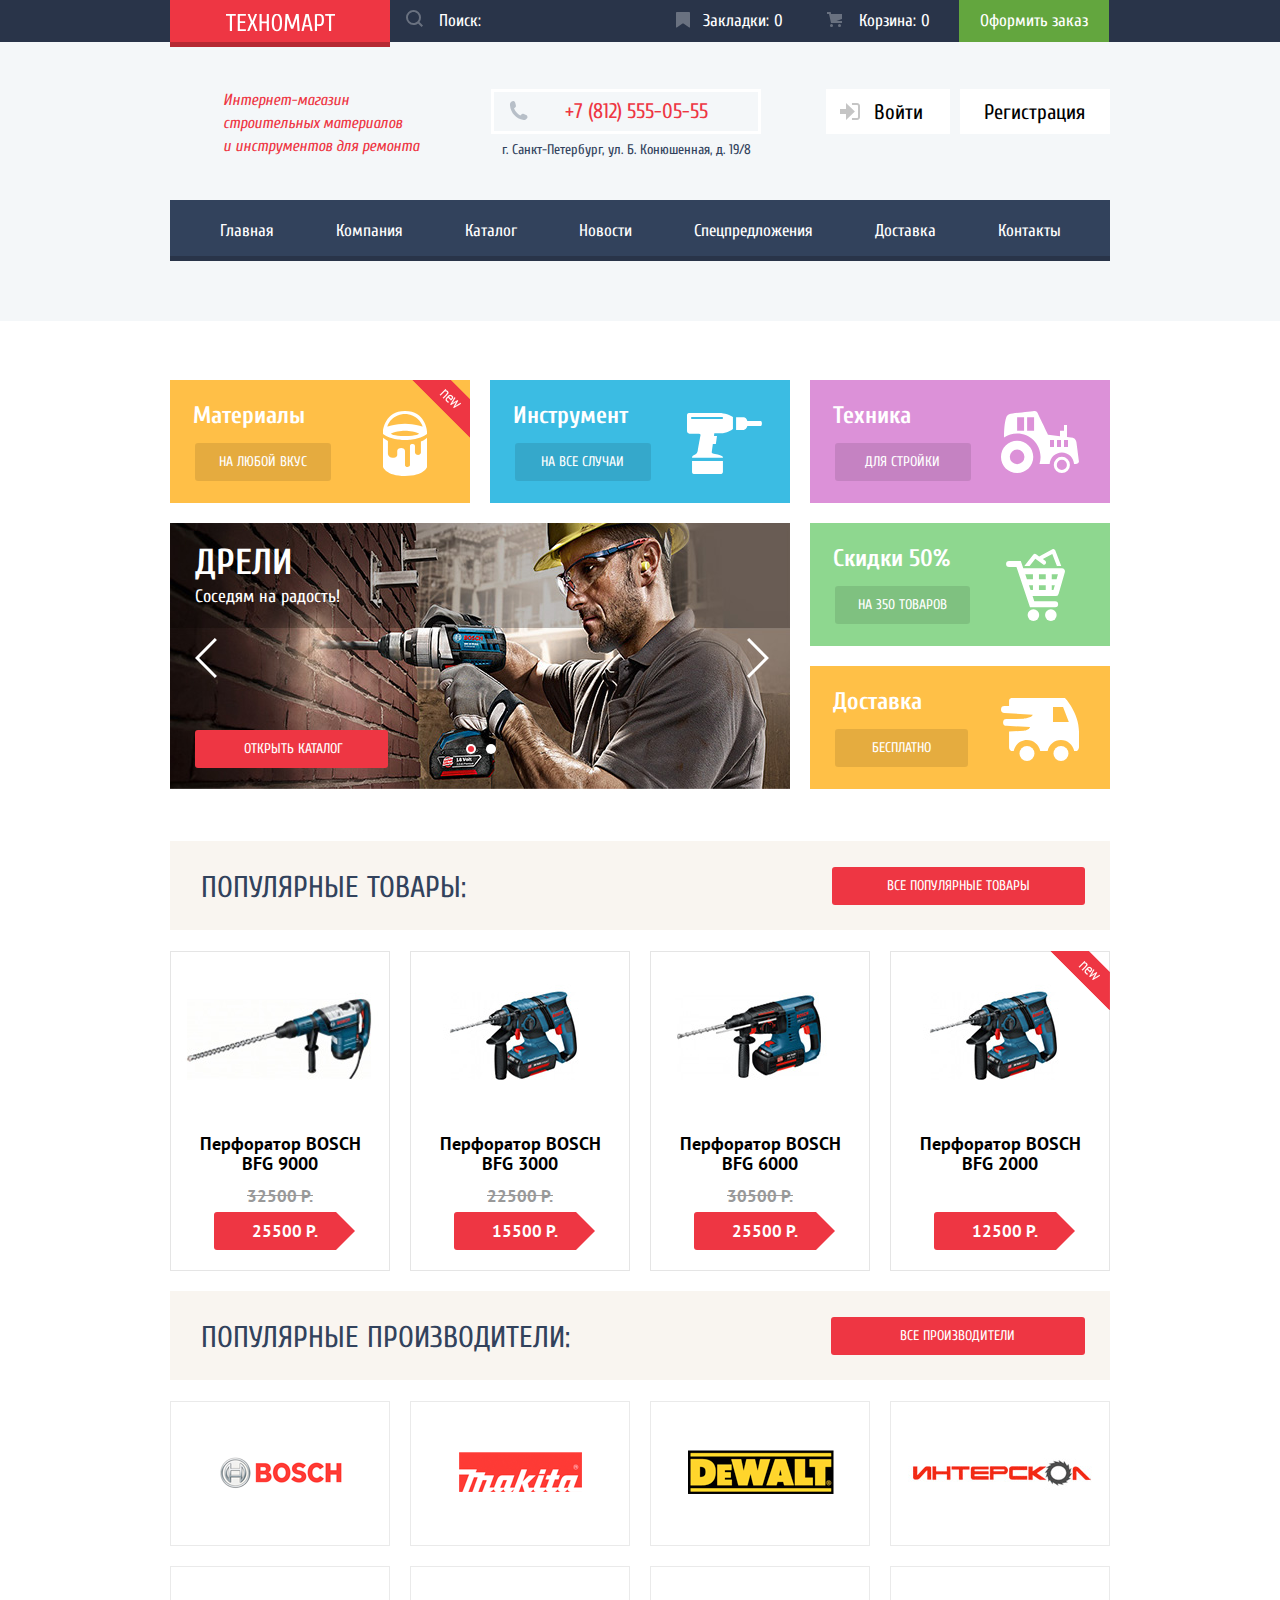
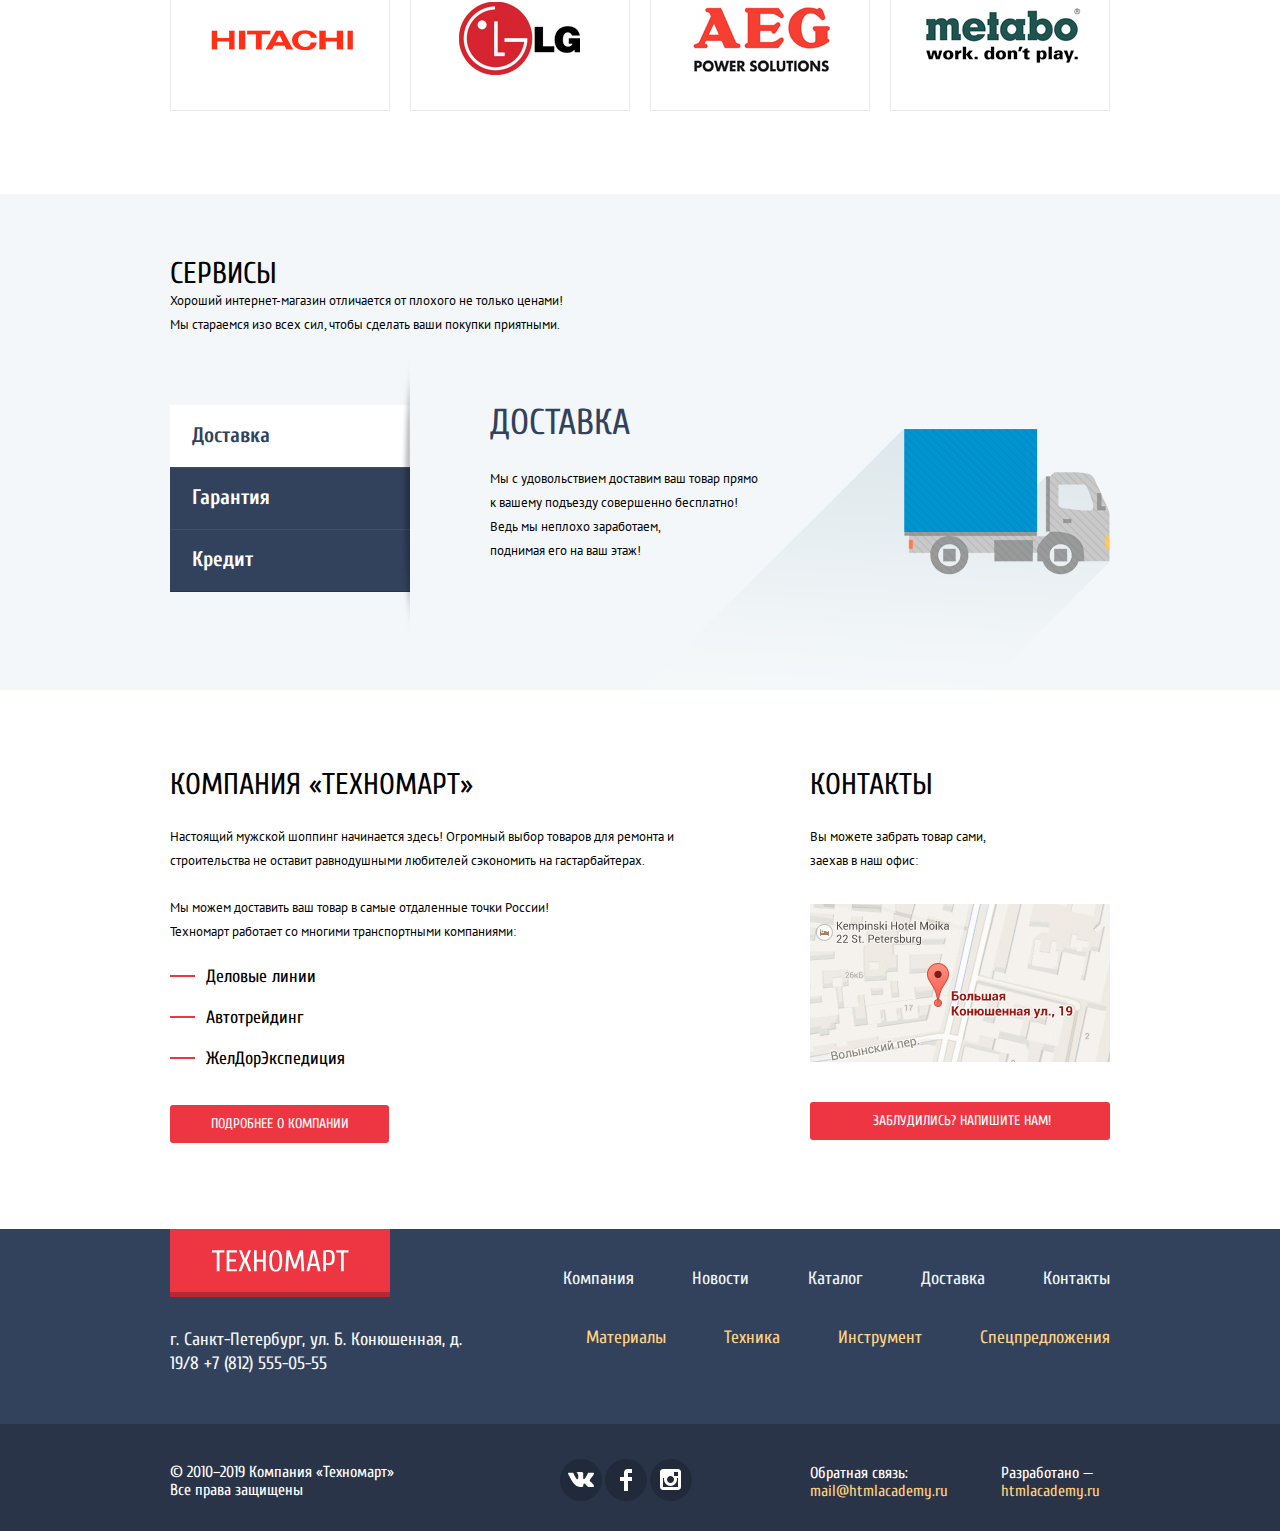
<file: index.html>
<!DOCTYPE html>
<html lang="ru">
  <head>
    <meta charset="UTF-8">
    <title>HTML Academy: Техномарт</title>
    <link href="css/fonts.css" rel="stylesheet">
    <link href="css/normalize.css" rel="stylesheet">
    <link href="css/style-minimized.css" rel="stylesheet">
  </head>
  <body>
    <header class="header">
      <div class="header-top-area">
        <div class="header-top-area-centering wrapper">
          <a class="header-site-logo">
            <img src="img/logo-technomart.svg" width="109" height="19" alt="лого Техномарт">
          </a>
          <form class="search-header-form" action="https://echo.htmlacademy.ru" method="POST">
            <input class="search-input" id="search-id" type="search" name="search-name" placeholder="Поиск:">
            <button class="search-button" tabindex="-1">
              <svg aria-hidden="true" class="search-icon" xmlns="http://www.w3.org/2000/svg" width="17" height="17" viewBox="0 0 17 17">
                <path d="M17 15.586l-3.542-3.542A7.465 7.465 0 0 0 15 7.5 7.5 7.5 0 1 0 7.5 15c1.71 0 3.282-.579 4.544-1.542L15.586 17 17 15.586zM2 7.5C2 4.467 4.467 2 7.5 2 10.532 2 13 4.467 13 7.5c0 3.032-2.468 5.5-5.5 5.5A5.506 5.506 0 0 1 2 7.5z"/>
              </svg>
            </button>
          </form>
          <ul class="user-iteraction-list">
            <li>
              <a class="bookmark-link" href="#">
                <svg aria-hidden="true" class="bookmark-icon" xmlns="http://www.w3.org/2000/svg" width="14" height="16" viewBox="0 0 14 16" >
                  <path d="m14 15c0 .55-.368.741-.818.426l-5.363-3.765c-.45-.315-1.187-.315-1.637 0l-5.364 3.765c-.45.315-.818.124-.818-.426v-14c0-.55.45-1 1-1h12c.55 0 1 .45 1 1z"/>
                </svg>
                <span class="bookmark-text">Закладки: </span>
                <span class="bookmark-counter">0</span>
              </a>
            </li>
            <li>
              <a class="cart-link" href="#">
                <svg aria-hidden="true" class="cart-icon" xmlns="http://www.w3.org/2000/svg" width="15" height="15" viewBox="0 0 15 15">
                  <g>
                    <circle cx="4.5" cy="13.5" r="1.5"/>
                    <circle cx="12.5" cy="13.5" r="1.5"/>
                    <path d="m15 2h-10.93l-.422-2h-3.648v2h2.031l1.985 9h10.984v-2h-5.559l5.559-2.049z"/>
                  </g>
                </svg>
                <span class="cart-text">Корзина: </span>
                <span class="cart-counter">0</span>
              </a>
            </li>
            <li>
              <a class="checkout-iteraction-link" href="#">
                Оформить заказ
              </a>
            </li>
          </ul>
        </div>
      </div>
      <div class="header-middle-nav-wrapper wrapper">
        <div class="header-middle-area">
          <h1>Интернет-магазин строительных материалов   и инструментов для ремонта</h1>
          <p class="header-contacts">
            <span class="header-phone">
              <svg aria-hidden="true" class="phone-icon" xmlns="http://www.w3.org/2000/svg" width="19" height="19" viewBox="0 0 19 19">
                <path fill="#B7BFC8" d="M15.572 18.985h-.941c-4.129-.488-7.157-2.408-9.359-4.864C3.062 11.66 1.318 8.492.978 4.228V3.084c.078-.774.459-1.304.898-1.757C2.425.766 3.25.044 4.002.019c.554-.018 1.5.38 1.879.899.329.446.504 1.339.656 2.003.154.671.505 1.643.408 2.289-.148 1.007-1.487 1.434-1.879 2.166 1.307 3.135 3.443 5.439 6.293 7.031.715-.392 1.346-1.572 2.332-1.595.359-.009.818.178 1.184.286.402.121.75.275 1.104.408.596.224 1.648.521 2.004 1.021.365.513.57 1.356.49 1.879-.164 1.041-1.879 2.197-2.901 2.579z"/>
              </svg>
              <a class="phone-number" href="tel:88125550555">+7 (812) 555-05-55</a>
            </span>
            <span class="header-phone-address">г. Санкт-Петербург, ул. Б. Конюшенная, д. 19/8</span>
          </p>
          <ul class="sign-in-up-list">
            <li>
              <a class="sign-in-link" href="#">
                <svg aria-hidden="true" class="login-icon" xmlns="http://www.w3.org/2000/svg" width="20" height="17" viewBox="0 0 20 17">
                  <path d="M14.875 8.5L6 0v6H0v5h6v6z"/>
                  <path d="M16.986 15.01h-5.027V17h5.027c2.178 0 3.004-1.81 3.029-3.026V3.028C19.99 1.811 19.164 0 16.986 0h-5.027v1.99h5.027c.839 0 .992.681 1.01 1.057v10.904c-.017.376-.171 1.059-1.01 1.059z"/>
                </svg>
                <span class="sign-in-text">Войти</span>
              </a>
            </li>
            <li>
              <a class="sign-up-link" href="#">
                <span class="sign-up-text">Регистрация</span>
              </a>
            </li>
          </ul>
          <div class="signed none-class">
            <div class="signed-user">
              <a class="signed-user-link" href="#profile">
                <svg aria-hidden="true" class="signed-user-icon" xmlns="http://www.w3.org/2000/svg" width="20" height="18" viewBox="0 0 20 18">
                  <path d="M17.881 14.166c-2.144-.735-4.256-1.666-5.207-2.39-.657-.501-.77-1.618-.517-2.415 1.118-.903 1.864-2.477 1.864-4.278C14.021 2.276 12.221 0 10 0S5.979 2.276 5.979 5.083c0 1.801.746 3.374 1.863 4.277.253.798.141 1.915-.517 2.416-.95.724-3.063 1.654-5.207 2.39S0 18 0 18h20s.025-3.099-2.119-3.834z"/>
                </svg>
                <span class="signed-user-text">Равшан Джамшутович</span>
              </a>
              <a class="user-log-out" href="#logout" aria-label="Выйти из учётной записи">
                <svg aria-hidden="true" class="user-log-out-icon" xmlns="http://www.w3.org/2000/svg" width="21" height="17" viewBox="0 0 21 17">
                  <g>
                    <path d="m21 8.5-8.875-8.5v6h-6v5h6v6z"/>
                    <path d="m3.106 13.952v-10.904c.018-.376.171-1.057 1.01-1.057h5.027v-1.991h-5.027c-2.178 0-3.004 1.81-3.029 3.027v10.946c.025 1.216.851 3.027 3.029 3.027h5.027v-1.99h-5.027c-.839 0-.992-.683-1.01-1.058z"/>
                  </g>
                </svg>
              </a>
            </div>
            <ul class="user-link-list">
              <li class="user-link-item">
                <a class="user-orders-link" href="#">Мои заказы</a>
              </li>
              <li class="user-link-item">
                <a class="user-profile-link" href="#">Личный кабинет</a>
              </li>
            </ul>
          </div>
        </div>
        <nav class="header-nav">
          <ul class="header-nav-list">
            <li>
              <a href="index.html">
                Главная
              </a>
            </li>
            <li>
              <a href="#">
                Компания
              </a>
            </li>
            <li>
              <a href="catalog.html">
                Каталог
              </a>
            </li>
            <li>
              <a href="#">
                Новости
              </a>
            </li>
            <li>
              <a href="#">
                Спецпредложения
              </a>
            </li>
            <li>
              <a href="#">
                Доставка
              </a>
            </li>
            <li>
              <a href="#">
                Контакты
              </a>
            </li>
          </ul>
        </nav>
      </div>
    </header>
    <main class="index-main">
      <section class="promo wrapper">
        <h2 class="visually-hidden">Промо блок с предложениями магазина</h2>
        <div class="section-top">
          <ul class="promo-list">
            <li class="promo-item materials new-content">
              <div class="some-wrapper">
                <h3>Материалы</h3>
                <a class="another-super-button" href="#">на любой вкус</a>
              </div>
              <svg aria-hidden="true" class="promo-icon" xmlns="http://www.w3.org/2000/svg" width="44" height="65" viewBox="0 0 44 65">
                <g fill="#FFF">
                  <path d="M37.91 30.438v10.869s.105 2.735-2.825 2.735c-3.069 0-3.125-2.735-3.125-2.735v-6.416c0-.24-.336-1.909-2.319-1.909-2.625 0-2.67 1.877-2.67 1.877V54.08s.029 1.863-2.464 1.863C22 55.943 22 53.96 22 53.96V40.016s0-2.945-3.805-2.945c-4.054 0-3.967 3.125-3.967 3.125v3.728s-.121 2.945-4.688 2.945-4.628-4.509-4.628-4.509V29.938C3.168 28.976 0 26.671 0 26.671v29.332S2.988 65 22 65s22-8.695 22-8.695V26.671c-2.938 2.829-6.09 3.767-6.09 3.767z"/>
                  <path d="M22 0C1.688 0 0 19.875 0 19.875v3.062C8.438 29.188 22 29 22 29s13.562.188 22-6.062v-3.062C44 19.875 42.312 0 22 0zm0 25c-11.75 0-14.312-2.375-14.312-2.375C13.938 19.75 22 19.875 22 19.875s8.062-.125 14.312 2.75c0 0-2.562 2.375-14.312 2.375zm0-12.375c-9.562 0-17.688 2.938-17.688 2.938C8.875 2.625 22 3.062 22 3.062s13.125-.438 17.688 12.5c0 0-8.126-2.937-17.688-2.937z"/>
                </g>
              </svg>
            </li>
            <li class="promo-item tool">
              <div class="some-wrapper">
                <h3>Инструмент</h3>
                <a class="another-super-button" href="#">НА ВСЕ СЛУЧАИ</a>
              </div>
              <svg aria-hidden="true" class="promo-icon" xmlns="http://www.w3.org/2000/svg" width="75" height="61" viewBox="0 0 75 61">
                <g fill="#FFF">
                  <path d="M5.039 58.949S5.039 61 6.907 61h27.02s2.001-.184 2.001-1.984V47.942H5.039v11.007zM73.875 8.016H60.387c-.621-2.287-2.071-3.891-3.762-3.891h-7.542v12.75h7.542c1.69 0 3.141-1.604 3.762-3.891h13.488c.575 0 1.042-1.112 1.042-2.484s-.467-2.484-1.042-2.484zM2.103 0C.167 0 0 2.041 0 2.041v15.812c0 2.936 2.903 3.002 2.903 3.002h9.007c1.935 0 1.601 1.334 1.601 1.334s-2.469 13.01-2.735 15.211c-.267 2.203-1.868 3.604-1.868 3.604s-2.135 1.201-3.002 1.668-.867 2.201-.867 2.201h30.889v-.734c0-1.467-6.472-3.135-9.073-3.402-2.602-.266-2.068-2.002-2.068-2.002l1.067-7.805h3.002l1.134-7.873h-3.002l.331-2.737 8.609-.131c5.805-.601 10.008-4.07 10.008-4.07V4.109C41.333.84 33.993 0 33.993 0H2.103zM36 4.938v.031c0 .55-.45 1-1 1H5.031c-.55 0-1-.45-1-1v-.031c0-.55.45-1 1-1H35c.55 0 1 .45 1 1z"/>
                </g>
              </svg>
            </li>
            <li class="promo-item machinery">
              <div class="some-wrapper">
                <h3>Техника</h3>
               <a class="another-super-button" href="#">для стройки</a>
              </div>
              <svg aria-hidden="true" class="promo-icon" xmlns="http://www.w3.org/2000/svg" width="78" height="62" viewBox="0 0 78 62">
                <g fill="#FFF"><path d="M16.125 29.749C7.22 29.749 0 36.968 0 45.875 0 54.78 7.22 62 16.125 62S32.25 54.78 32.25 45.875c.001-8.907-7.219-16.126-16.125-16.126zm0 23.433a7.306 7.306 0 0 1-7.307-7.307 7.307 7.307 0 1 1 14.614 0 7.306 7.306 0 0 1-7.307 7.307zM60.854 45.874a8.062 8.062 0 0 0-8.062 8.062 8.062 8.062 0 1 0 16.124 0 8.06 8.06 0 0 0-8.062-8.062zm0 13.126a5.063 5.063 0 1 1 .002-10.126A5.063 5.063 0 0 1 60.854 59z"/>
                  <path d="M77.898 49.727s-2.023-15.102-2.461-18.414c-.547-4.141-3.625-4.688-3.625-4.688L66 25.946V14h-3v5.833h-4v5.295L47.188 23.75S37.438 3.688 36.626 1.875 33.5 0 33.5 0 11.125 2.375 8.75 3 5.312 6.167 5.312 6.167c-2.308 6.37-2.311 17.296-2.266 20.255a23.328 23.328 0 0 1 13.079-3.986c12.944 0 23.438 10.493 23.438 23.439 0 2.438-.373 4.789-1.064 7h10.164c.39-6.402 5.69-11.479 12.191-11.479s11.802 5.077 12.191 11.479H75c3.641 0 2.898-3.148 2.898-3.148zM23.083 19.833h-6.958V6.167h6.958v13.666zm10 0h-6.958V6.167h6.958v13.666zM53.016 36H49v-7h4.016v7zm7 0H56v-7h4.016v7zm7 0H63v-7h4.016v7z"/>
                </g>
              </svg>
            </li>
          </ul>
        </div>
        <div class="section-bottom">
          <ul class="slider">
            <li class="slider-item" >
              <div class="slider-top">
                <h3>Дрели</h3>
                <b>Соседям на радость!</b>
              </div>
              <ul class="slider-middle">
                <li class="to-left"></li>
                <li class="to-right"></li>
              </ul>
              <div class="slider-bottom">
                <a class="super-button" href="catalog.html">ОТКРЫТЬ КАТАЛОГ</a>
                <ul class="radio-list">
                  <li class="radio-button-like"></li>
                  <li class="radio-button-like"></li>
                </ul>
              </div>
            </li>
            <li class="slider-item  none-class">
              <div class="slider-top">
                <h3>Перфораторы</h3>
                <b>Настоящие мужские игрушки</b>
              </div>
              <ul class="slider-middle">
                <li class="to-left"></li>
                <li class="to-right"></li>
              </ul>
              <div class="slider-bottom">
                <a class="super-button" href="catalog.html">ОТКРЫТЬ КАТАЛОГ</a>
                <ul class="radio-list">
                  <li class="radio-button-like"></li>
                  <li class="radio-button-like"></li>
                </ul>
              </div>
            </li>
          </ul>
          <ul class="actions">
            <li class="promo-item discounts">
              <div class="some-wrapper">
                <h3>Скидки 50%</h3>
                <a class="another-super-button" href="#">На 350 ТОВАРОВ</a>
              </div>
              <svg aria-hidden="true" class="promo-icon" xmlns="http://www.w3.org/2000/svg" width="59" height="72" viewBox="0 0 59 72">
                <g fill="#fff">
                  <path d="m58.34 20.545a2.997 2.997 0 0 0 -2.396-1.195h-38.67l-2.475-7.385h-11.741a3 3 0 1 0 0 6h7.424l13.5 40.285h25.159a3 3 0 1 0 0-6h-20.842l-1.726-5.149h23.12a3.001 3.001 0 0 0 2.884-2.172l6.25-21.75a3.005 3.005 0 0 0 -.487-2.634zm-7.781 9.681h-4.81v-4.876h6.211zm-17.617 0v-4.876h6.807v4.875h-6.807zm6.807 6v4.875h-6.807v-4.875zm-12.807-10.876v4.875h-6.023l-1.634-4.875zm-4.013 10.876h4.013v4.875h-2.379zm22.82 4.875v-4.875h3.086l-1.401 4.875z"/>
                  <circle cx="27.406" cy="66.094" r="5.781"/>
                  <circle cx="44.844" cy="66.094" r="5.781"/>
                  <path d="m29.335 9.699 7.547 5.492a1.986 1.986 0 0 0 2.818-.494c.646-.936.43-2.232-.48-2.895l-2.373-1.726 9.436-5.09 4.628 12.014h4.347l-6.044-15.691a2.051 2.051 0 0 0 -1.177-1.183 1.97 1.97 0 0 0 -1.643.109l-13.248 7.147-3.022-2.199a1.986 1.986 0 0 0 -2.742.39l-8.481 10.798a2.176 2.176 0 0 0 -.405.628h5.106z"/>
                </g>
              </svg>
            </li>
            <li class="promo-item delivery">
              <div class="some-wrapper">
                <h3>Доставка</h3>
                <a class="another-super-button" href="#">бесплатно</a>
              </div>
              <svg aria-hidden="true" class="promo-icon" xmlns="http://www.w3.org/2000/svg" width="78" height="63" viewBox="0 0 78 63">
                <g fill="#fff">
                  <circle cx="25.983" cy="55.5" r="7.5"/>
                  <circle cx="59.982" cy="55.5" r="7.5"/>
                  <path d="m64 0h-52.938c-3.188 0-3 3.125-3 3.125v4.875h-4.593a3.469 3.469 0 1 0 0 6.938l28.085 1.84.196.043c-.761 3.197-8.938 3.805-8.938 3.805l-8.31.428h-9.056a3.375 3.375 0 1 0 0 6.75l23.656 1.254c-.807 3.153-6.29 3.756-6.29 3.756l-14.751.76v15.615c0 3.188 2.564 3.812 2.564 3.812h2.099c1.173-6.261 6.659-11 13.259-11s12.085 4.739 13.259 11h7.404c1.174-6.261 6.66-11 13.26-11 6.601 0 12.086 4.739 13.26 11h1.709c2.937-.001 3.125-4.063 3.125-4.063v-15.25c0-18.876-14-33.688-14-33.688zm-12 23.938v-15h10.062l5.75 15z"/>
                </g>
              </svg>
            </li>
          </ul>
        </div>
      </section>
      <section class="tipical-block popular-products-block wrapper">
        <div class="tipical-background">
          <h2 class="tipical-h2">
            Популярные товары:
          </h2>
          <a class="popular-products-link super-button" href="">
            все популярные товары
          </a>
        </div>
        <ul class="content-list">
          <li class="content-item">
            <ul class="user-interface-btn-list">
              <li class="user-interface-btn-item">
                <a class="btn-buy" href="#modal">
                  <svg aria-hidden="true" class="cart-icon" xmlns="http://www.w3.org/2000/svg" width="15" height="15" viewBox="0 0 15 15">
                    <g>
                      <circle cx="4.5" cy="13.5" r="1.5"/>
                      <circle cx="12.5" cy="13.5" r="1.5"/>
                      <path d="m15 2h-10.93l-.422-2h-3.648v2h2.031l1.985 9h10.984v-2h-5.559l5.559-2.049z"/>
                    </g>
                  </svg>
                  КУПИТЬ
                </a>
              </li>
              <li class="user-interface-btn-item">
                <button class="btn-add-bookmarks" type="button">
                  В закладки
                </button>
              </li>
            </ul>
            <img class="content-img" src="img/item9000.jpg" width="218" height="170" alt="фото «Перфоратор BOSCH BFG 9000»">
            <h3>
              <a class="content-link" href="#">
                <span class="content-type">Перфоратор BOSCH</span>
                <span class="content-name">BFG 9000</span>
              </a>
            </h3>
            <div class="content-price">
              <span class="previous-price">32500 Р.</span>
              <div class="current-price">25500 Р.</div>
            </div>
          </li>
          <li class="content-item">
            <ul class="user-interface-btn-list">
              <li class="user-interface-btn-item">
                <a class="btn-buy" href="#modal">
                  <svg aria-hidden="true" class="cart-icon" xmlns="http://www.w3.org/2000/svg" width="15" height="15" viewBox="0 0 15 15">
                    <g>
                      <circle cx="4.5" cy="13.5" r="1.5"/>
                      <circle cx="12.5" cy="13.5" r="1.5"/>
                      <path d="m15 2h-10.93l-.422-2h-3.648v2h2.031l1.985 9h10.984v-2h-5.559l5.559-2.049z"/>
                    </g>
                  </svg>
                  КУПИТЬ
                </a>
              </li>
              <li class="user-interface-btn-item">
                <button class="btn-add-bookmarks" type="button">
                  В закладки
                </button>
              </li>
            </ul>
            <img class="content-img" src="img/item3000.jpg" width="218" height="170" alt="фото «Перфоратор BOSCH BFG 3000»">
            <h3>
              <a class="content-link" href="#">
                <span class="content-type">Перфоратор BOSCH</span>
                <span class="content-name">BFG 3000</span>
              </a>
            </h3>
            <div class="content-price">
              <span class="previous-price">22500 Р.</span>
              <div class="current-price">15500 Р.</div>
            </div>
          </li>
          <li class="content-item">
            <ul class="user-interface-btn-list">
              <li class="user-interface-btn-item">
                <a class="btn-buy" href="#modal">
                  <svg aria-hidden="true" class="cart-icon" xmlns="http://www.w3.org/2000/svg" width="15" height="15" viewBox="0 0 15 15">
                    <g>
                      <circle cx="4.5" cy="13.5" r="1.5"/>
                      <circle cx="12.5" cy="13.5" r="1.5"/>
                      <path d="m15 2h-10.93l-.422-2h-3.648v2h2.031l1.985 9h10.984v-2h-5.559l5.559-2.049z"/>
                    </g>
                  </svg>
                  КУПИТЬ
                </a>
              </li>
              <li class="user-interface-btn-item">
                <button class="btn-add-bookmarks" type="button">
                  В закладки
                </button>
              </li>
            </ul>
            <img class="content-img" src="img/item6000.jpg" width="218" height="170" alt="фото «Перфоратор BOSCH BFG 6000»">
            <h3>
              <a class="content-link" href="#">
                <span class="content-type">Перфоратор BOSCH</span>
                <span class="content-name">BFG 6000</span>
              </a>
            </h3>
            <div class="content-price">
              <span class="previous-price">30500 Р.</span>
              <div class="current-price">25500 Р.</div>
            </div>
          </li>
          <li class="content-item new-content">
            <ul class="user-interface-btn-list">
              <li class="user-interface-btn-item">
                <a class="btn-buy" href="#modal">
                  <svg aria-hidden="true" class="cart-icon" xmlns="http://www.w3.org/2000/svg" width="15" height="15" viewBox="0 0 15 15">
                    <g>
                      <circle cx="4.5" cy="13.5" r="1.5"/>
                      <circle cx="12.5" cy="13.5" r="1.5"/>
                      <path d="m15 2h-10.93l-.422-2h-3.648v2h2.031l1.985 9h10.984v-2h-5.559l5.559-2.049z"/>
                    </g>
                  </svg>
                  КУПИТЬ
                </a>
              </li>
              <li class="user-interface-btn-item">
                <button class="btn-add-bookmarks" type="button">
                  В закладки
                </button>
              </li>
            </ul>
            <img class="content-img" src="img/item2000.jpg" width="218" height="170" alt="фото «Перфоратор BOSCH BFG 2000»">
            <h3>
              <a class="content-link" href="#">
                <span>Перфоратор BOSCH</span>
                <span>BFG 2000</span>
              </a>
            </h3>
            <div class="content-price">
              <span class="previous-price hide-price">1000 Р.</span>
              <div class="current-price">12500 Р.</div>
            </div>
          </li>
        </ul>
      </section>
      <section class="tipical-block popular-manufacturers-block wrapper">
        <div class="tipical-background">
          <h2 class="tipical-h2">
            Популярные Производители:
          </h2>
          <a class="popular-manufacturers-link super-button" href="">
            все производители
          </a>
        </div>
        <ul class="manufacturers-list">
          <li class="manufacturers-item">
            <a class="manufacturers-link" href="#">
              <img src="img/bosch.png" width="126" height="37" alt="bosch">
            </a>
          </li>
          <li class="manufacturers-item">
            <a class="manufacturers-link" href="#">
              <img src="img/makita.png" width="123" height="40" alt="makita">
            </a>
          </li>
          <li class="manufacturers-item">
            <a class="manufacturers-link" href="#">
              <img src="img/de-walt.png" width="146" height="44" alt="de-walt">
            </a>
          </li>
          <li class="manufacturers-item">
            <a class="manufacturers-link" href="#">
              <img src="img/interskol.png" width="200" height="88" alt="interskol">
            </a>
          </li>
          <li class="manufacturers-item">
            <a class="manufacturers-link" href="#">
              <img src="img/hitachi.png" width="169" height="31" alt="hitachi">
            </a>
          </li>
          <li class="manufacturers-item">
            <a class="manufacturers-link" href="#">
              <img src="img/lg.png" width="121" height="73" alt="lg">
            </a>
          </li>
          <li class="manufacturers-item">
            <a class="manufacturers-link" href="#">
              <img src="img/aeg.png" width="151" height="96" alt="aeg">
            </a>
          </li>
          <li class="manufacturers-item">
            <a class="manufacturers-link" href="#">
              <img src="img/metabo.png" width="204" height="69" alt="metabo">
            </a>
          </li>
        </ul>
      </section>
      <section class="services ">
        <div class="services-container wrapper">
          <div class="services-title">
            <h2>Сервисы</h2>
            <p>
              Хороший интернет-магазин отличается от плохого не только ценами!
              Мы стараемся изо всех сил, чтобы сделать ваши покупки приятными.
            </p>
          </div>
          <ul class="services-menu-list">
            <li class="services-menu-item">
              <button class="services-menu-link active-service">
                Доставка
              </button>
            </li>
            <li class="services-menu-item">
              <button class="services-menu-link">
                Гарантия
              </button>
            </li>
            <li class="services-menu-item">
              <button class="services-menu-link">
                Кредит
              </button>
            </li>
          </ul>
          <article class="services-slider-first services-sliders block-class">
            <h3>Доставка</h3>
            <p>
              Мы с удовольствием доставим ваш товар прямо к вашему подъезду совершенно бесплатно! Ведь мы неплохо заработаем,<br> поднимая его на ваш этаж!
            </p>
          </article>
          <article class="services-slider-second services-sliders">
            <h3>Гарантия</h3>
            <p>
              Если купленный у нас товар поломается или заискрит,<br> а также в случае пожара, спровоцированного его возгаранием, вы всегда можете быть уверены в нашей гарантии. Мы обменяем сгоревший товар на новый.<br> Дом уж восстановите как-нибудь сами.
            </p>
          </article>
          <article class="services-slider-third services-sliders">
            <h3>Кредит</h3>
            <p>
              Залезть в долговую яму стало проще! Кредитные консультанты придут вам на помощь.
            </p>
            <a class="super-button credit-link" href="">ОТПРАВИТЬ ЗАЯВКУ</a>
          </article>
        </div>
      </section>
      <div class="company-contacts-wrapper wrapper">
        <section class="about-company">
          <h2>КОМПАНИЯ «Техномарт»</h2>
          <p class="about-company-discription">
            <span>
              Настоящий мужской шоппинг начинается здесь! Огромный выбор товаров для ремонта и строительства не оставит равнодушными любителей сэкономить на гастарбайтерах.
            </span>
            <span class="discription-transport">
              Мы можем доставить ваш товар в самые отдаленные точки России! Техномарт работает со многими транспортными компаниями:
            </span>
          </p>
          <ul class="partners-list">
            <li>
                Деловые линии
            </li>
            <li>
                Автотрейдинг
            </li>
            <li>
                ЖелДорЭкспедиция
            </li>
          </ul>
          <a class="about-company-button super-button" href="#">Подробнее о компании</a>
        </section>
        <section class="main-contacts">
          <h2>КОНТАКТЫ</h2>
          <span class="contacts-text">
            Вы можете забрать товар сами, заехав в наш офис:
          </span>
          <a class="map-google-link" href="https://goo.gl/maps/UcFqZztmy1Xpd7GE7" aria-label="ссылка на google-карту с адресом: г. Санкт-Петербург, ул. Б. Конюшенная, д. 19/8">
            <img class="mini-map-pic" src="img/map.jpg" width="300" height="158" alt="компания располагается по адресу: г. Санкт-Петербург, ул. Б. Конюшенная, д. 19/8">
          </a>
          <a class="find-us-btn super-button" href="form.html">
            Заблудились? НапиШИТЕ НАМ!
          </a>
        </section>
      </div>
    </main>
    <footer class="footer">
      <div class="footer-top">
        <div class="footer-top-center wrapper">
          <a class="footer-site-logo">
            <div>
              <img src="img/logo-technomart-footer.svg" width="220" height="68" alt="лого Техномарт">
            </div>
          </a>
          <nav class="footer-nav-top">
            <ul>
              <li>
                <a href="#">
                  Компания
                </a>
              </li>
              <li>
                <a href="#">
                  Новости
                </a>
              </li>
              <li>
                <a href="catalog.html">
                  Каталог
                </a>
              </li>
              <li>
                <a href="#">
                  Доставка
                </a>
              </li>
              <li>
                <a href="#">
                  Контакты
                </a>
              </li>
            </ul>
          </nav>
          <p class="footer-adress">
            г. Санкт-Петербург, ул. Б. Конюшенная, д. 19/8
            <a class="footer-phone" href="tel:88125550555">+7 (812) 555-05-55</a>
          </p>
          <nav class="footer-nav-bottom">
            <ul>
              <li>
                <a href="#">
                  Материалы
                </a>
              </li>
              <li>
                <a href="#">
                  Техника
                </a>
              </li>
              <li>
                <a href="#">
                  Инструмент
                </a>
              </li>
              <li>
                <a href="#">
                  Спецпредложения
                </a>
              </li>
            </ul>
          </nav>
        </div>
      </div>
      <div class="footer-bottom">
        <div class="footer-bottom-center wrapper">
          <small class="copyright">
            © 2010–2019 Компания «Техномарт»
            Все права защищены
          </small>
          <ul class="social-web-list">
            <li>
              <a class="social-web-link" href="#" aria-label="Вконтакте">
                <span class="visually-hidden">иконка Вконтакте</span>
                <svg aria-hidden="true" class="vk-icon" xmlns="http://www.w3.org/2000/svg" width="26" height="15" viewBox="0 0 26 15">
                  <path d="M16.138 11.51c.956-.309 2.18 2.04 3.483 2.939.978.681 1.727.534 1.727.534l3.473-.05s1.815-.112.957-1.554c-.071-.12-.503-1.069-2.585-3.022-2.177-2.043-1.882-1.712.739-5.244 1.597-2.153 2.236-3.468 2.036-4.028-.192-.539-1.365-.399-1.365-.399L20.69.713c-.381.001-.704.119-.851.515-.003.004-.621 1.666-1.445 3.079-1.741 2.989-2.436 3.148-2.724 2.961-.661-.433-.494-1.737-.494-2.664 0-2.897.432-4.105-.846-4.417-.427-.104-.739-.172-1.828-.182-1.392-.021-2.574 0-3.244.329-.445.223-.786.712-.579.74.26.035.843.16 1.155.586.401.552.389 1.789.389 1.789s.229 3.411-.54 3.834c-.528.29-1.25-.302-2.803-3.016-.793-1.388-1.392-2.922-1.392-2.922s-.116-.285-.326-.441c-.25-.185-.6-.244-.6-.244L.848.684S.29.7.085.946c-.182.218-.015.668-.015.668s2.909 6.881 6.203 10.347c3.02 3.182 6.452 2.971 6.452 2.971h1.555s.469-.054.709-.312c.224-.24.214-.691.214-.691s-.031-2.109.935-2.419z"/>
                </svg>
              </a>
            </li>
            <li>
              <a class="social-web-link" href="#" aria-label="Фейсбук">
                <span class="visually-hidden">иконка Фейсбук</span>
                <svg aria-hidden="true" class="fb-icon" xmlns="http://www.w3.org/2000/svg" width="12" height="22" viewBox="0 0 12 22">
                  <path d="M12 4V0H8a4 4 0 0 0-4 4v4H0v4h4v10h4V12h4V8H8V4h4z"/>
                </svg>
              </a>
            </li>
            <li>
              <a class="social-web-link" href="#" aria-label="Инстаграм">
                <span class="visually-hidden">иконка Инстаграм</span>
                <svg aria-hidden="true" class="insta-icon" xmlns="http://www.w3.org/2000/svg" width="21" height="21" viewBox="0 0 21 21">
                  <path d="M18 0H3C1.35 0 0 1.35 0 3v15c0 1.65 1.35 3 3 3h15c1.65 0 3-1.35 3-3V3c0-1.65-1.35-3-3-3zm-7.5 7c1.93 0 3.5 1.57 3.5 3.5S12.43 14 10.5 14 7 12.43 7 10.5 8.57 7 10.5 7zM18 18H3V9h1.181A6.504 6.504 0 0 0 4 10.5a6.5 6.5 0 1 0 13 0 6.45 6.45 0 0 0-.181-1.5H18v9zm0-11h-4V3h4v4z"/>
                </svg>
              </a>
            </li>
          </ul>
          <ul class="developers-contacts-list">
            <li>
              <span>
                Обратная связь:<br>
                <a href="mailto:mail@htmlacademy.ru">
                  mail@htmlacademy.ru
                </a>
              </span>
            </li>
            <li>
              <span>
                Разработано —<br>
                <a href="https://htmlacademy.ru/intensive/htmlcss">
                  htmlacademy.ru
                </a>
              </span>
            </li>
          </ul>
        </div>
      </div>
    </footer>
    <section class="modal modal-find-us">
      <h2 class="visually-hidden">Написать в компанию</h2>
      <form class="find-us-form" action="https://echo.htmlacademy.ru" method="POST">
        <div class="find-us-top">
          <div class="form-wrapper-center">
            <p class="name-male">
              <label class="name">
                <span class="your-name">Ваше  имя:</span>
                <input type="text" name="find-us-name" placeholder="Имя Фамилия">
              </label>
              <label class="emale">
                <span class="your-emale">Ваш e-mail:</span>
                <input type="text" name="find-us-male" placeholder="email@example.com">
              </label>
            </p>
            <label class="letter">
              <span class="your-letter">Текст письма:</span>
              <textarea name="find-us-letter" rows="4" placeholder="В свободной форме"></textarea>
            </label>
          </div>
        </div>
        <div class="find-us-bottom">
          <div class="form-wrapper-center">
            <button class="submit-find-us super-button">ОТПРАВИТЬ</button>
          </div>
        </div>
      </form>
      <button class="modal-close modal-close-find-us" type="button" aria-label="Закрыть окно">
        <svg aria-hidden="true" enable-background="new 0 0 21 21" xmlns="http://www.w3.org/2000/svg" width="21" height="21" viewBox="0 0 21 21">
          <path d="m13.273 10.5 7.422-7.422c.389-.389.389-1.025 0-1.414l-1.359-1.359c-.389-.389-1.025-.389-1.414 0l-7.422 7.422-7.422-7.422c-.389-.389-1.025-.389-1.414 0l-1.359 1.359c-.389.389-.389 1.025 0 1.414l7.422 7.422-7.421 7.422c-.389.389-.389 1.025 0 1.414l1.359 1.359c.389.389 1.025.389 1.414 0l7.422-7.422 7.422 7.422c.389.389 1.025.389 1.414 0l1.359-1.359c.389-.389.389-1.025 0-1.414z" fill="#ee3643"/>
        </svg>
      </button>
    </section>
    <section class="modal modal-map">
      <h2 class="visually-hidden">Как до нас добраться</h2>
      <button class="modal-close modal-close-map" type="button" aria-label="Закрыть окно">
        <svg aria-hidden="true" enable-background="new 0 0 21 21" xmlns="http://www.w3.org/2000/svg" width="21" height="21" viewBox="0 0 21 21">
          <path d="m13.273 10.5 7.422-7.422c.389-.389.389-1.025 0-1.414l-1.359-1.359c-.389-.389-1.025-.389-1.414 0l-7.422 7.422-7.422-7.422c-.389-.389-1.025-.389-1.414 0l-1.359 1.359c-.389.389-.389 1.025 0 1.414l7.422 7.422-7.421 7.422c-.389.389-.389 1.025 0 1.414l1.359 1.359c.389.389 1.025.389 1.414 0l7.422-7.422 7.422 7.422c.389.389 1.025.389 1.414 0l1.359-1.359c.389-.389.389-1.025 0-1.414z" fill="#ee3643"/>
        </svg>
      </button>
      <iframe src="https://www.google.com/maps/embed?pb=!1m18!1m12!1m3!1d1998.6037872533277!2d30.320858716096975!3d59.93871648187614!2m3!1f0!2f0!3f0!3m2!1i1024!2i768!4f13.1!3m3!1m2!1s0x4696310fca145cc1%3A0x42b32648d8238007!2z0JHQvtC70YzRiNCw0Y8g0JrQvtC90Y7RiNC10L3QvdCw0Y8g0YPQuy4sIDE5LzgsINCh0LDQvdC60YIt0J_QtdGC0LXRgNCx0YPRgNCzLCAxOTExODY!5e0!3m2!1sru!2sru!4v1560271456880!5m2!1sru!2sru" width="940" height="447" style="border:0" allowfullscreen></iframe>
      <p>
        <a href="https://goo.gl/maps/UcFqZztmy1Xpd7GE7" aria-label="ссылка на google-карту с адресом: г. Санкт-Петербург, ул. Б. Конюшенная, д. 19/8">
          <img src="img/map-big.jpg" width="940" height="447" alt="Офис компании по адресу Г. САНКТ-ПЕТЕРБУРГ, Б. КОНЮШЕННАЯ, Д. 19/8">
        </a>
      </p>
    </section>
    <section class="modal modal-cart-added">
      <button class="modal-close modal-close-cart-added" type="button" aria-label="Закрыть окно">
        <svg aria-hidden="true" enable-background="new 0 0 21 21" xmlns="http://www.w3.org/2000/svg" width="21" height="21" viewBox="0 0 21 21">
          <path d="m13.273 10.5 7.422-7.422c.389-.389.389-1.025 0-1.414l-1.359-1.359c-.389-.389-1.025-.389-1.414 0l-7.422 7.422-7.422-7.422c-.389-.389-1.025-.389-1.414 0l-1.359 1.359c-.389.389-.389 1.025 0 1.414l7.422 7.422-7.421 7.422c-.389.389-.389 1.025 0 1.414l1.359 1.359c.389.389 1.025.389 1.414 0l7.422-7.422 7.422 7.422c.389.389 1.025.389 1.414 0l1.359-1.359c.389-.389.389-1.025 0-1.414z" fill="#ee3643"/>
        </svg>
      </button>
      <div class="modal-cart-added-top">
          <svg aria-hidden="true" class="mark-icon" xmlns="http://www.w3.org/2000/svg" height="66" viewBox="0 0 66 66" width="66" >
            <circle cx="33" cy="33" fill="#63a63e" r="33"/>
            <path d="m49.641 21.066a1.003 1.003 0 0 0 -1.414 0l-18.439 18.438a1.003 1.003 0 0 1 -1.414 0l-8.14-8.139a1.003 1.003 0 0 0 -1.414 0l-3.535 3.535a1.003 1.003 0 0 0 0 1.414l13.089 13.09a1.003 1.003 0 0 0 1.414 0l3.536-3.536 1.414-1.414 18.438-18.438a1.003 1.003 0 0 0 0-1.414z" fill="#fff"/>
          </svg>
        <h2>Товар добавлен в корзину!</h2>
      </div>
      <div class="modal-cart-added-bottom">
        <a class="checkout-order super-button" href="#">
          ОФОРМИТЬ ЗАКАЗ
        </a>
        <button class="continue-shopping super-button" type="button">
          ПРОДОЛЖИТЬ ПОКУПКИ
        </button>
      </div>
    </section>
    <script src="js/script-minimized.js"></script>
  </body>
</html>
</file>
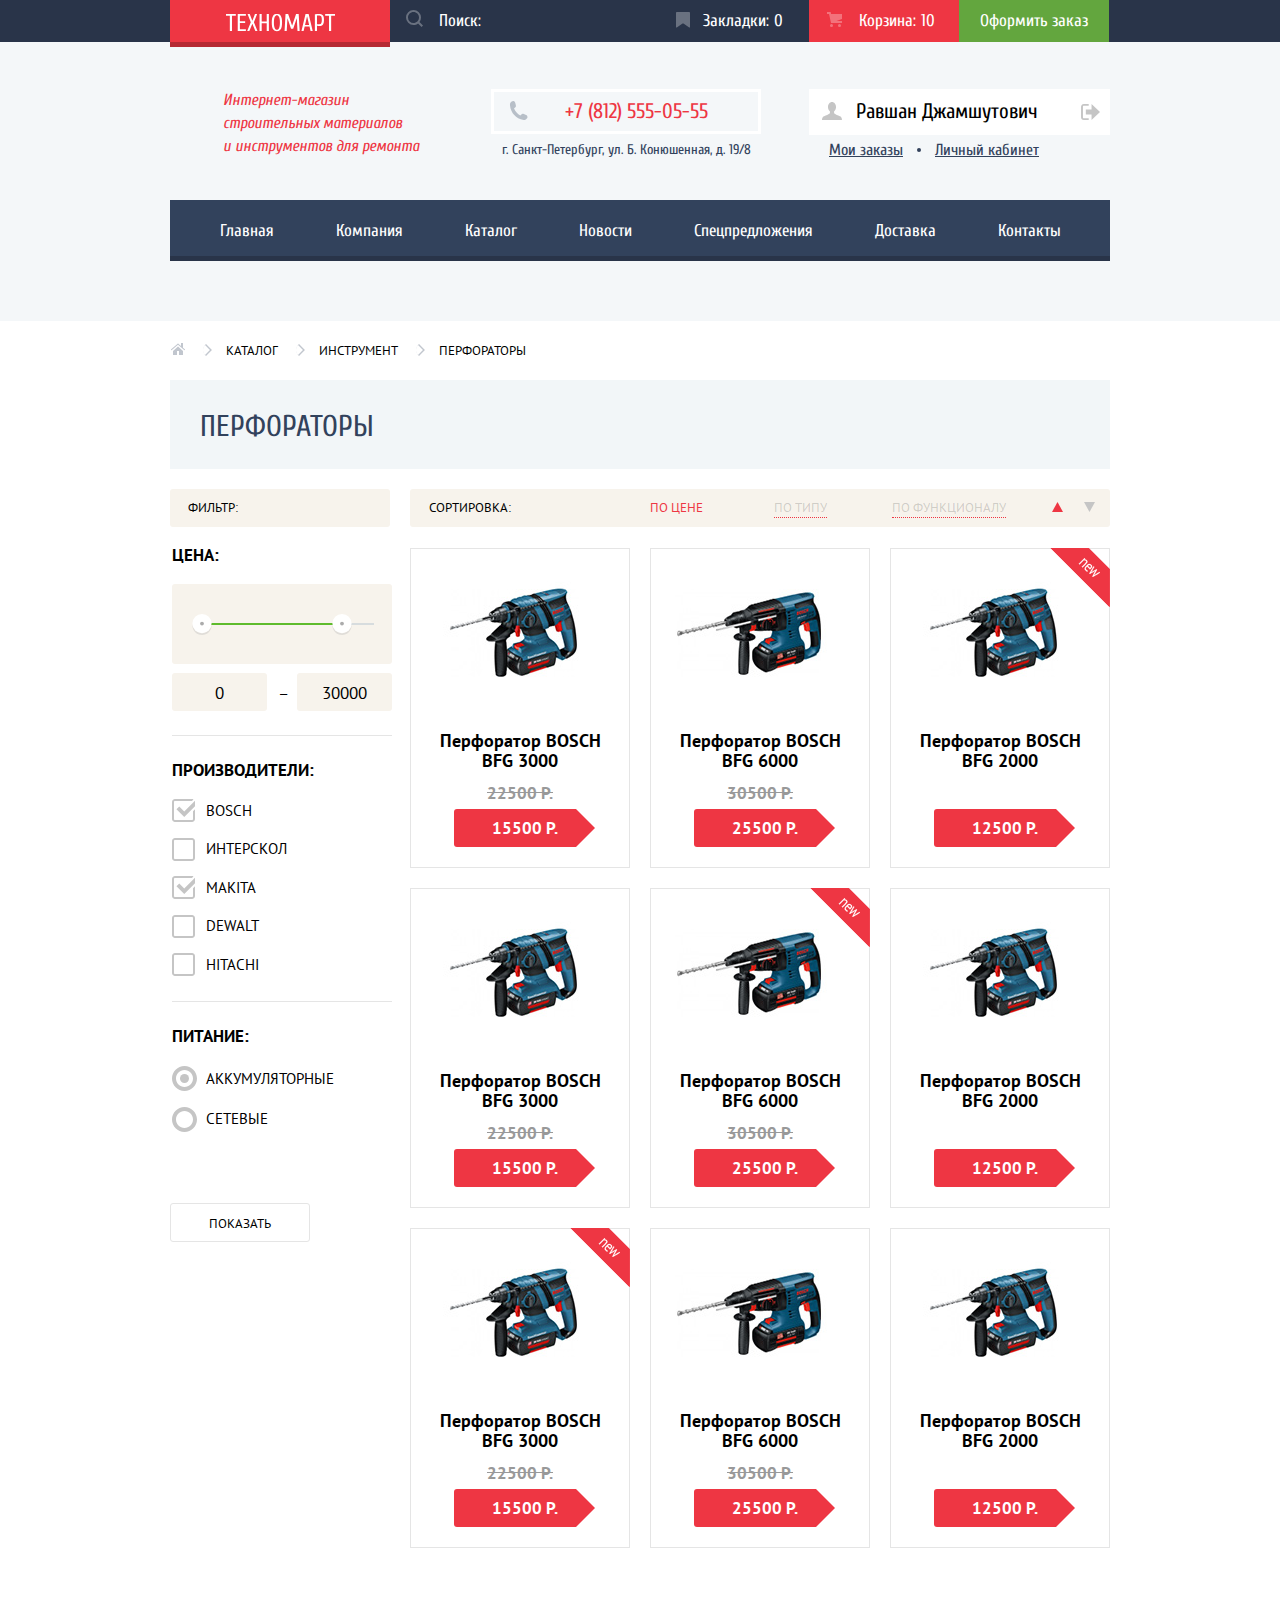
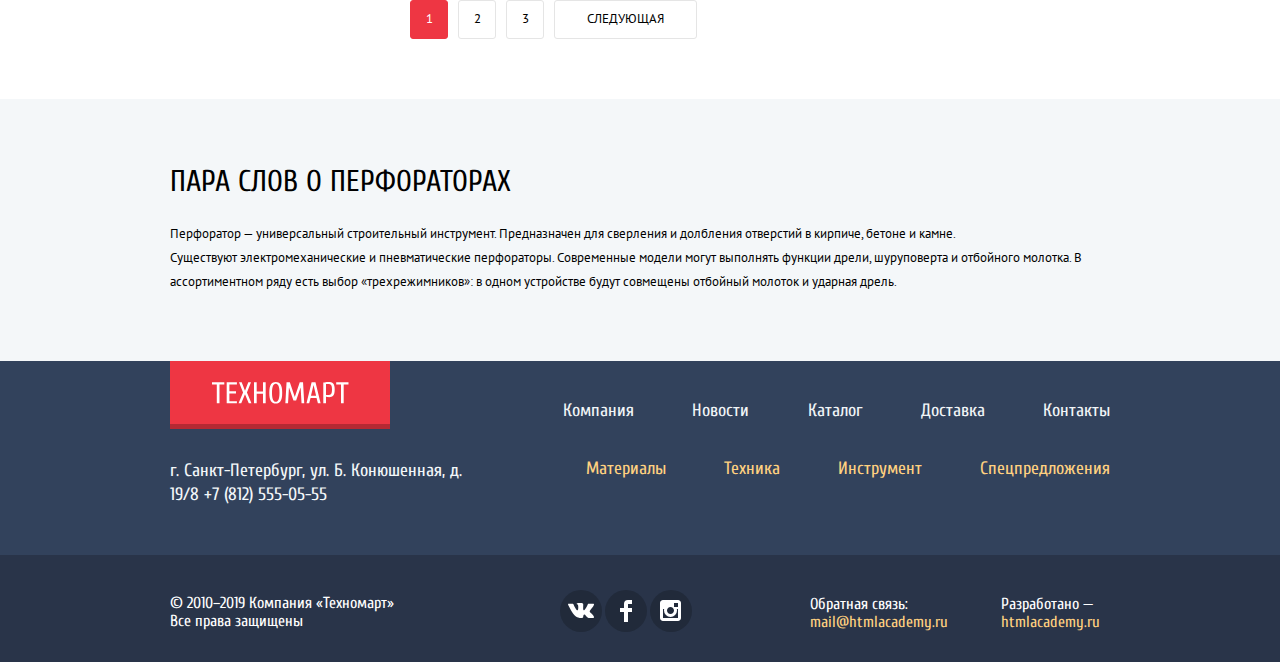
<file: catalog.html>
<!DOCTYPE html>
<html lang="ru">
  <head>
    <meta charset="UTF-8">
    <title>Техномарт | Каталог | Инструмент | Перфораторы</title>
    <link href="css/fonts.css" rel="stylesheet">
    <link href="css/normalize.css" rel="stylesheet">
    <link href="css/style-minimized.css" rel="stylesheet">
  </head>
  <body>
    <header class="header">
      <div class="header-top-area">
        <div class="header-top-area-centering wrapper">
          <a class="header-site-logo" href="index.html">
            <img src="img/logo-technomart.svg" width="109" height="19" alt="лого Техномарт">
          </a>
          <form class="search-header-form" action="https://echo.htmlacademy.ru" method="POST">
            <input class="search-input" id="search-id" type="search" name="search-name" placeholder="Поиск:">
            <button class="search-button" tabindex="-1">
              <svg aria-hidden="true" class="search-icon" xmlns="http://www.w3.org/2000/svg" width="17" height="17" viewBox="0 0 17 17">
                <path d="M17 15.586l-3.542-3.542A7.465 7.465 0 0 0 15 7.5 7.5 7.5 0 1 0 7.5 15c1.71 0 3.282-.579 4.544-1.542L15.586 17 17 15.586zM2 7.5C2 4.467 4.467 2 7.5 2 10.532 2 13 4.467 13 7.5c0 3.032-2.468 5.5-5.5 5.5A5.506 5.506 0 0 1 2 7.5z"/>
              </svg>
            </button>
          </form>
          <ul class="user-iteraction-list">
            <li>
              <a class="bookmark-link" href="#">
                <svg aria-hidden="true" class="bookmark-icon" xmlns="http://www.w3.org/2000/svg" width="14" height="16" viewBox="0 0 14 16" >
                  <path d="m14 15c0 .55-.368.741-.818.426l-5.363-3.765c-.45-.315-1.187-.315-1.637 0l-5.364 3.765c-.45.315-.818.124-.818-.426v-14c0-.55.45-1 1-1h12c.55 0 1 .45 1 1z"/>
                </svg>
                <span class="bookmark-text">Закладки: </span>
                <span class="bookmark-counter">0</span>
              </a>
            </li>
            <li>
              <a class="cart-link added-content-item" href="#">
                <svg aria-hidden="true" class="cart-icon" xmlns="http://www.w3.org/2000/svg" width="15" height="15" viewBox="0 0 15 15">
                  <g>
                    <circle cx="4.5" cy="13.5" r="1.5"/>
                    <circle cx="12.5" cy="13.5" r="1.5"/>
                    <path d="m15 2h-10.93l-.422-2h-3.648v2h2.031l1.985 9h10.984v-2h-5.559l5.559-2.049z"/>
                  </g>
                </svg>
                <span class="cart-text">Корзина: </span>
                <span class="cart-counter">10</span>
              </a>
            </li>
            <li>
              <a class="checkout-iteraction-link" href="#">
                Оформить заказ
              </a>
            </li>
          </ul>
        </div>
      </div>
      <div class="header-middle-nav-wrapper wrapper">
        <div class="header-middle-area">
          <p class="title-like-h1">Интернет-магазин строительных материалов   и инструментов для ремонта</p>
            <p class="header-contacts">
              <span class="header-phone">
                <svg aria-hidden="true" class="phone-icon" xmlns="http://www.w3.org/2000/svg" width="19" height="19" viewBox="0 0 19 19">
                  <path fill="#B7BFC8" d="M15.572 18.985h-.941c-4.129-.488-7.157-2.408-9.359-4.864C3.062 11.66 1.318 8.492.978 4.228V3.084c.078-.774.459-1.304.898-1.757C2.425.766 3.25.044 4.002.019c.554-.018 1.5.38 1.879.899.329.446.504 1.339.656 2.003.154.671.505 1.643.408 2.289-.148 1.007-1.487 1.434-1.879 2.166 1.307 3.135 3.443 5.439 6.293 7.031.715-.392 1.346-1.572 2.332-1.595.359-.009.818.178 1.184.286.402.121.75.275 1.104.408.596.224 1.648.521 2.004 1.021.365.513.57 1.356.49 1.879-.164 1.041-1.879 2.197-2.901 2.579z"/>
                </svg>
                <a class="phone-number" href="tel:88125550555">+7 (812) 555-05-55</a>
              </span>
              <span class="header-phone-address">г. Санкт-Петербург, ул. Б. Конюшенная, д. 19/8</span>
          </p>
          <ul class="sign-in-up-list none-class">
            <li>
              <a class="sign-in-link" href="#">
                <svg aria-hidden="true" class="login-icon" xmlns="http://www.w3.org/2000/svg" width="20" height="17" viewBox="0 0 20 17">
                  <path d="M14.875 8.5L6 0v6H0v5h6v6z"/>
                  <path d="M16.986 15.01h-5.027V17h5.027c2.178 0 3.004-1.81 3.029-3.026V3.028C19.99 1.811 19.164 0 16.986 0h-5.027v1.99h5.027c.839 0 .992.681 1.01 1.057v10.904c-.017.376-.171 1.059-1.01 1.059z"/>
                </svg>
                <span class="sign-in-text">Войти</span>
              </a>
            </li>
            <li>
              <a class="sign-up-link" href="#">
                <span class="sign-up-text">Регистрация</span>
              </a>
            </li>
          </ul>
          <div class="signed">
            <div class="signed-user">
              <a class="signed-user-link" href="#profile">
                <svg aria-hidden="true" class="signed-user-icon" xmlns="http://www.w3.org/2000/svg" width="20" height="18" viewBox="0 0 20 18">
                  <path d="M17.881 14.166c-2.144-.735-4.256-1.666-5.207-2.39-.657-.501-.77-1.618-.517-2.415 1.118-.903 1.864-2.477 1.864-4.278C14.021 2.276 12.221 0 10 0S5.979 2.276 5.979 5.083c0 1.801.746 3.374 1.863 4.277.253.798.141 1.915-.517 2.416-.95.724-3.063 1.654-5.207 2.39S0 18 0 18h20s.025-3.099-2.119-3.834z"/>
                </svg>
                <span class="signed-user-text">Равшан Джамшутович</span>
              </a>
              <a class="user-log-out" href="#logout" aria-label="Выйти из учётной записи">
                <svg aria-hidden="true" class="user-log-out-icon" xmlns="http://www.w3.org/2000/svg" width="21" height="17" viewBox="0 0 21 17">
                  <g>
                    <path d="m21 8.5-8.875-8.5v6h-6v5h6v6z"/>
                    <path d="m3.106 13.952v-10.904c.018-.376.171-1.057 1.01-1.057h5.027v-1.991h-5.027c-2.178 0-3.004 1.81-3.029 3.027v10.946c.025 1.216.851 3.027 3.029 3.027h5.027v-1.99h-5.027c-.839 0-.992-.683-1.01-1.058z"/>
                  </g>
                </svg>
              </a>
            </div>
            <ul class="user-link-list">
              <li class="user-link-item">
                <a class="user-orders-link" href="#">Мои заказы</a>
              </li>
              <li class="user-link-item">
                <a class="user-profile-link" href="#">Личный кабинет</a>
              </li>
            </ul>
          </div>
        </div>
        <nav class="header-nav">
          <ul class="header-nav-list">
            <li>
              <a href="index.html">
                Главная
              </a>
            </li>
            <li>
              <a href="#">
                Компания
              </a>
            </li>
            <li>
              <a href="catalog.html">
                Каталог
              </a>
            </li>
            <li>
              <a href="#">
                Новости
              </a>
            </li>
            <li>
              <a href="#">
                Спецпредложения
              </a>
            </li>
            <li>
              <a href="#">
                Доставка
              </a>
            </li>
            <li>
              <a href="#">
                Контакты
              </a>
            </li>
          </ul>
        </nav>
      </div>
    </header>
    <main class="catalog-main">
      <div class="catalog-main-center wrapper">
        <nav class="breadcrumbs-list">
          <div>
            <a href="index.html" aria-label="Перейти на главную страницу">
              <svg aria-hidden="true" xmlns="http://www.w3.org/2000/svg" width="15" height="12" viewBox="0 0 15 12">
                <g fill="#c1c6ce">
                  <path d="M3 8v4h4V8h2v4h4V8L8 3.516z"/>
                  <path d="M14.831 6.365L13 4.751V0h-2v2.987L8.332.635c-.02-.017-.043-.023-.064-.037a.465.465 0 0 0-.08-.047.551.551 0 0 0-.095-.024C8.062.521 8.032.515 8 .515c-.031 0-.061.006-.092.012a.46.46 0 0 0-.095.025c-.028.011-.053.029-.08.046-.021.014-.045.02-.064.037l-6.498 5.73a.501.501 0 0 0 .33.875.497.497 0 0 0 .331-.125L8 1.677l6.169 5.438a.501.501 0 0 0 .662-.75z"/>
                </g>
              </svg>
            </a>
          </div>
          <div>
            <a href="catalog.html">
              Каталог
            </a>
          </div>
          <div>
            <a href="#">
              Инструмент
            </a>
          </div>
          <div>
            <a>
              Перфораторы
            </a>
          </div>
        </nav>
        <div class="h1-wrwpper">
          <h1>Перфораторы</h1>
        </div>
        <div class="toolbars-content-wrapper">
          <section class="filters-item">
            <h2 class="filter-title">Фильтр:</h2>
            <form class="filter-form" method="POST" action="https://echo.htmlacademy.ru">
              <fieldset class="pseudo-form">
                <legend>
                  <span class="title-like-h3">Цена:</span>
                </legend>
                <div class="filter-back">
                  <div class="filter-line-full"></div>
                  <div class="filter-line"></div>
                  <svg aria-hidden="true" class="filter-button" xmlns="http://www.w3.org/2000/svg" width="20" height="23" viewBox="0 0 20 23">
                    <path opacity=".3" fill="#ABABAB" d="M10 20C4.477 20 0 15.522 0 10v2c0 5.522 4.477 10 10 10 5.522 0 10-4.478 10-10v-2c0 5.522-4.478 10-10 10z"/>
                    <circle fill="#FFF" cx="10" cy="10" r="10"/>
                    <circle fill="#ABABAB" cx="10" cy="10" r="2"/>
                  </svg>
                  <svg aria-hidden="true" class="filter-button" xmlns="http://www.w3.org/2000/svg" width="20" height="23" viewBox="0 0 20 23">
                    <path opacity=".3" fill="#ABABAB" d="M10 20C4.477 20 0 15.522 0 10v2c0 5.522 4.477 10 10 10 5.522 0 10-4.478 10-10v-2c0 5.522-4.478 10-10 10z"/>
                    <circle fill="#FFF" cx="10" cy="10" r="10"/>
                    <circle fill="#ABABAB" cx="10" cy="10" r="2"/>
                  </svg>
                </div>
                <div class="value-wrapper">
                  <div class="min-value">0</div>
                  <div class="max-value">30000</div>
                </div>
              </fieldset>
              <fieldset class="manufacturers">
                <legend>
                  <span class="title-like-h3">ПРОИЗВОДИТЕЛИ:</span>
                </legend>
                <ul class="manufacturers-checkbox-list">
                  <li>
                    <label class="check" for="bosh-id">
                      <input id="bosh-id" class="check-input" type="checkbox" name="bosh" checked>
                      <span class="check-box"></span>
                      <span class="check-text">BOSCH</span>
                    </label>
                  </li>
                  <li>
                    <label class="check" for="enterscoll-id">
                      <input id="enterscoll-id" class="check-input" type="checkbox" name="enterscoll">
                      <span class="check-box"></span>
                      <span class="check-text">ИНТЕРСКОЛ</span>
                    </label>
                  </li>
                  <li>
                    <label class="check" for="makita-id">
                     <input id="makita-id" class="check-input" type="checkbox" name="makita" checked>
                      <span class="check-box"></span>
                      <span class="check-text">MAKIta</span>
                    </label>
                  </li>
                  <li>
                    <label class="check" for="dewalt-id">
                      <input id="dewalt-id" class="check-input" type="checkbox" name="dewalt">
                      <span class="check-box"></span>
                      <span class="check-text">Dewalt</span>
                    </label>
                  </li>
                  <li>
                    <label class="check" for="hitachi-id">
                      <input id="hitachi-id" class="check-input" type="checkbox" name="hitachi">
                      <span class="check-box"></span>
                      <span class="check-text">Hitachi</span>
                    </label>
                  </li>
                </ul>
              </fieldset>
              <fieldset class="supply">
                <legend>
                  <span class="title-like-h3">ПИТАНИЕ:</span>
                </legend>
                <ul class="supply-radiobutton-list">
                  <li>
                    <label class="radio" for="battery-id">
                      <input id="battery-id" class="radio-input" type="radio" name="supply-radio" value="battery" checked>
                      <span class="radio-box"></span>
                      <span class="radio-text">Аккумуляторные</span>
                    </label>
                  </li>
                  <li>
                    <label class="radio" for="network-id">
                      <input id="network-id" class="radio-input" type="radio" name="supply-radio" value="network">
                      <span class="radio-box"></span>
                      <span class="radio-text">Сетевые</span>
                    </label>
                  </li>
                </ul>
              </fieldset>
              <button class="show-filtered-result">ПОКАЗАТЬ</button>
            </form>
          </section>
          <div class="sorting-content-paginator-wrapper">
            <section class="sorting">
              <h2 class="sorting-title">Сортировка:</h2>
              <ul class="sorting-type-list">
                <li>
                  <button class="price-sort active-sort">
                    ПО ЦЕНЕ
                  </button>
                </li>
                <li>
                  <button class="type-sort">
                    ПО ТИПУ
                  </button>
                </li>
                <li>
                  <button class="funcion-sort">
                    ПО ФУНКЦИОНАЛУ
                  </button>
                </li>
              </ul>
              <ul class="ascending-descending-list">
                <li>
                  <button class="ascending active-sort" aria-label="Сортировать товар по возрастанию выбранного параметра">
                      <svg aria-hidden="true" xmlns="http://www.w3.org/2000/svg" width="11" height="10" viewBox="0 0 11 10">
                        <path d="M5.5 0L0 10h11z"/>
                      </svg>
                  </button>
                </li>
                <li>
                  <button class="descending" aria-label="Сортировать товар по убыванию выбранного параметра">
                      <svg aria-hidden="true" xmlns="http://www.w3.org/2000/svg" width="11" height="10" viewBox="0 0 11 10">
                        <path d="M5.5 10L0 0h11"/>
                      </svg>
                  </button>
                </li>
              </ul>
            </section>
            <section class="content">
              <h2 class="visually-hidden">Отсортированный товар «Перфораторы»</h2>
              <ul class="content-list">
                <li class="content-item">
                  <ul class="user-interface-btn-list">
                    <li class="user-interface-btn-item">
                      <a class="btn-buy" href="#modal">
                        <svg aria-hidden="true" class="cart-icon" xmlns="http://www.w3.org/2000/svg" width="15" height="15" viewBox="0 0 15 15">
                          <g>
                            <circle cx="4.5" cy="13.5" r="1.5"/>
                            <circle cx="12.5" cy="13.5" r="1.5"/>
                            <path d="m15 2h-10.93l-.422-2h-3.648v2h2.031l1.985 9h10.984v-2h-5.559l5.559-2.049z"/>
                          </g>
                        </svg>
                        КУПИТЬ
                      </a>
                    </li>
                    <li class="user-interface-btn-item">
                      <button class="btn-add-bookmarks" type="button">
                        В закладки
                      </button>
                    </li>
                  </ul>
                  <img class="content-img" src="img/item3000.jpg" width="218" height="170" alt="фото «Перфоратор BOSCH BFG 3000»">
                  <h3>
                    <a class="content-link" href="#">
                      <span class="content-type">Перфоратор BOSCH</span>
                      <span class="content-name">BFG 3000</span>
                    </a>
                  </h3>
                  <div class="content-price">
                    <span class="previous-price">22500 Р.</span>
                    <div class="current-price">15500 Р.</div>
                  </div>
                </li>
                <li class="content-item">
                  <ul class="user-interface-btn-list">
                    <li class="user-interface-btn-item">
                      <a class="btn-buy" href="#modal">
                        <svg aria-hidden="true" class="cart-icon" xmlns="http://www.w3.org/2000/svg" width="15" height="15" viewBox="0 0 15 15">
                          <g>
                            <circle cx="4.5" cy="13.5" r="1.5"/>
                            <circle cx="12.5" cy="13.5" r="1.5"/>
                            <path d="m15 2h-10.93l-.422-2h-3.648v2h2.031l1.985 9h10.984v-2h-5.559l5.559-2.049z"/>
                          </g>
                        </svg>
                        КУПИТЬ
                      </a>
                    </li>
                    <li class="user-interface-btn-item">
                      <button class="btn-add-bookmarks" type="button">
                        В закладки
                      </button>
                    </li>
                  </ul>
                  <img class="content-img" src="img/item6000.jpg" width="218" height="170" alt="фото «Перфоратор BOSCH BFG 6000»">
                  <h3>
                    <a class="content-link" href="#">
                      <span class="content-type">Перфоратор BOSCH</span>
                      <span class="content-name">BFG 6000</span>
                    </a>
                  </h3>
                  <div class="content-price">
                    <span class="previous-price">30500 Р.</span>
                    <div class="current-price">25500 Р.</div>
                  </div>
                </li>
                <li class="content-item new-content">
                  <ul class="user-interface-btn-list">
                    <li class="user-interface-btn-item">
                      <a class="btn-buy" href="#modal">
                        <svg aria-hidden="true" class="cart-icon" xmlns="http://www.w3.org/2000/svg" width="15" height="15" viewBox="0 0 15 15">
                          <g>
                            <circle cx="4.5" cy="13.5" r="1.5"/>
                            <circle cx="12.5" cy="13.5" r="1.5"/>
                            <path d="m15 2h-10.93l-.422-2h-3.648v2h2.031l1.985 9h10.984v-2h-5.559l5.559-2.049z"/>
                          </g>
                        </svg>
                        КУПИТЬ
                      </a>
                    </li>
                    <li class="user-interface-btn-item">
                      <button class="btn-add-bookmarks" type="button">
                        В закладки
                      </button>
                    </li>
                  </ul>
                  <img class="content-img" src="img/item2000.jpg" width="218" height="170" alt="фото «Перфоратор BOSCH BFG 2000»">
                  <h3>
                    <a class="content-link" href="#">
                      <span>Перфоратор BOSCH</span>
                      <span>BFG 2000</span>
                    </a>
                  </h3>
                  <div class="content-price">
                    <span class="previous-price hide-price">1000 Р.</span>
                    <div class="current-price">12500 Р.</div>
                  </div>
                </li>
                <li class="content-item">
                  <ul class="user-interface-btn-list">
                    <li class="user-interface-btn-item">
                      <a class="btn-buy" href="#modal">
                        <svg aria-hidden="true" class="cart-icon" xmlns="http://www.w3.org/2000/svg" width="15" height="15" viewBox="0 0 15 15">
                          <g>
                            <circle cx="4.5" cy="13.5" r="1.5"/>
                            <circle cx="12.5" cy="13.5" r="1.5"/>
                            <path d="m15 2h-10.93l-.422-2h-3.648v2h2.031l1.985 9h10.984v-2h-5.559l5.559-2.049z"/>
                          </g>
                        </svg>
                        КУПИТЬ
                      </a>
                    </li>
                    <li class="user-interface-btn-item">
                      <button class="btn-add-bookmarks" type="button">
                        В закладки
                      </button>
                    </li>
                  </ul>
                  <img class="content-img" src="img/item3000.jpg" width="218" height="170" alt="фото «Перфоратор BOSCH BFG 3000»">
                  <h3>
                    <a class="content-link" href="#">
                      <span class="content-type">Перфоратор BOSCH</span>
                      <span class="content-name">BFG 3000</span>
                    </a>
                  </h3>
                  <div class="content-price">
                    <span class="previous-price">22500 Р.</span>
                    <div class="current-price">15500 Р.</div>
                  </div>
                </li>
                <li class="content-item new-content">
                  <ul class="user-interface-btn-list">
                    <li class="user-interface-btn-item">
                      <a class="btn-buy" href="#modal">
                        <svg aria-hidden="true" class="cart-icon" xmlns="http://www.w3.org/2000/svg" width="15" height="15" viewBox="0 0 15 15">
                          <g>
                            <circle cx="4.5" cy="13.5" r="1.5"/>
                            <circle cx="12.5" cy="13.5" r="1.5"/>
                            <path d="m15 2h-10.93l-.422-2h-3.648v2h2.031l1.985 9h10.984v-2h-5.559l5.559-2.049z"/>
                          </g>
                        </svg>
                        КУПИТЬ
                      </a>
                    </li>
                    <li class="user-interface-btn-item">
                      <button class="btn-add-bookmarks" type="button">
                        В закладки
                      </button>
                    </li>
                  </ul>
                  <img class="content-img" src="img/item6000.jpg" width="218" height="170" alt="фото «Перфоратор BOSCH BFG 6000»">
                  <h3>
                    <a class="content-link" href="#">
                      <span class="content-type">Перфоратор BOSCH</span>
                      <span class="content-name">BFG 6000</span>
                    </a>
                  </h3>
                  <div class="content-price">
                    <span class="previous-price">30500 Р.</span>
                    <div class="current-price">25500 Р.</div>
                  </div>
                </li>
                <li class="content-item">
                  <ul class="user-interface-btn-list">
                    <li class="user-interface-btn-item">
                      <a class="btn-buy" href="#modal">
                        <svg aria-hidden="true" class="cart-icon" xmlns="http://www.w3.org/2000/svg" width="15" height="15" viewBox="0 0 15 15">
                          <g>
                            <circle cx="4.5" cy="13.5" r="1.5"/>
                            <circle cx="12.5" cy="13.5" r="1.5"/>
                            <path d="m15 2h-10.93l-.422-2h-3.648v2h2.031l1.985 9h10.984v-2h-5.559l5.559-2.049z"/>
                          </g>
                        </svg>
                        КУПИТЬ
                      </a>
                    </li>
                    <li class="user-interface-btn-item">
                      <button class="btn-add-bookmarks" type="button">
                        В закладки
                      </button>
                    </li>
                  </ul>
                  <img class="content-img" src="img/item2000.jpg" width="218" height="170" alt="фото «Перфоратор BOSCH BFG 2000»">
                  <h3>
                    <a class="content-link" href="#">
                      <span class="content-type">Перфоратор BOSCH</span>
                      <span class="content-name">BFG 2000</span>
                    </a>
                  </h3>
                  <div class="content-price">
                    <span class="previous-price hide-price">1000 Р.</span>
                    <div class="current-price">12500 Р.</div>
                  </div>
                </li>
                <li class="content-item new-content">
                  <ul class="user-interface-btn-list">
                    <li class="user-interface-btn-item">
                      <a class="btn-buy" href="#modal">
                        <svg aria-hidden="true" class="cart-icon" xmlns="http://www.w3.org/2000/svg" width="15" height="15" viewBox="0 0 15 15">
                          <g>
                            <circle cx="4.5" cy="13.5" r="1.5"/>
                            <circle cx="12.5" cy="13.5" r="1.5"/>
                            <path d="m15 2h-10.93l-.422-2h-3.648v2h2.031l1.985 9h10.984v-2h-5.559l5.559-2.049z"/>
                          </g>
                        </svg>
                        КУПИТЬ
                      </a>
                    </li>
                    <li class="user-interface-btn-item">
                      <button class="btn-add-bookmarks" type="button">
                        В закладки
                      </button>
                    </li>
                  </ul>
                  <img class="content-img" src="img/item3000.jpg" width="218" height="170" alt="фото «Перфоратор BOSCH BFG 3000»">
                  <h3>
                    <a class="content-link" href="#">
                      <span class="content-type">Перфоратор BOSCH</span>
                      <span class="content-name">BFG 3000</span>
                    </a>
                  </h3>
                  <div class="content-price">
                    <span class="previous-price">22500 Р.</span>
                    <div class="current-price">15500 Р.</div>
                  </div>
                </li>
                <li class="content-item">
                  <ul class="user-interface-btn-list">
                    <li class="user-interface-btn-item">
                      <a class="btn-buy" href="#modal">
                        <svg aria-hidden="true" class="cart-icon" xmlns="http://www.w3.org/2000/svg" width="15" height="15" viewBox="0 0 15 15">
                          <g>
                            <circle cx="4.5" cy="13.5" r="1.5"/>
                            <circle cx="12.5" cy="13.5" r="1.5"/>
                            <path d="m15 2h-10.93l-.422-2h-3.648v2h2.031l1.985 9h10.984v-2h-5.559l5.559-2.049z"/>
                          </g>
                        </svg>
                        КУПИТЬ
                      </a>
                    </li>
                    <li class="user-interface-btn-item">
                      <button class="btn-add-bookmarks" type="button">
                        В закладки
                      </button>
                    </li>
                  </ul>
                  <img class="content-img" src="img/item6000.jpg" width="218" height="170" alt="фото «Перфоратор BOSCH BFG 6000»">
                  <h3>
                    <a class="content-link" href="#">
                      <span class="content-type">Перфоратор BOSCH</span>
                      <span class="content-name">BFG 6000</span>
                    </a>
                  </h3>
                  <div class="content-price">
                    <span class="previous-price">30500 Р.</span>
                    <div class="current-price">25500 Р.</div>
                  </div>
                </li>
                <li class="content-item">
                  <ul class="user-interface-btn-list">
                    <li class="user-interface-btn-item">
                      <a class="btn-buy" href="#modal">
                        <svg aria-hidden="true" class="cart-icon" xmlns="http://www.w3.org/2000/svg" width="15" height="15" viewBox="0 0 15 15">
                          <g>
                            <circle cx="4.5" cy="13.5" r="1.5"/>
                            <circle cx="12.5" cy="13.5" r="1.5"/>
                            <path d="m15 2h-10.93l-.422-2h-3.648v2h2.031l1.985 9h10.984v-2h-5.559l5.559-2.049z"/>
                          </g>
                        </svg>
                        КУПИТЬ
                      </a>
                    </li>
                    <li class="user-interface-btn-item">
                      <button class="btn-add-bookmarks" type="button">
                        В закладки
                      </button>
                    </li>
                  </ul>
                  <img class="content-img" src="img/item2000.jpg" width="218" height="170" alt="фото «Перфоратор BOSCH BFG 2000»">
                  <h3>
                    <a class="content-link" href="#">
                      <span class="content-type">Перфоратор BOSCH</span>
                      <span class="content-name">BFG 2000</span>
                    </a>
                  </h3>
                  <div class="content-price">
                    <span class="previous-price hide-price">1000 Р.</span>
                    <div class="current-price">12500 Р.</div>
                  </div>
                </li>
              </ul>
            </section>
            <div class="paginator">
              <a class="current-page" href="#1">1</a>
              <a href="#2">2</a>
              <a href="#3">3</a>
              <a class="next" href="#next">СЛЕДУЮЩАЯ</a>
            </div>
          </div>
        </div>
      </div>
      <article class="perforator-description">
        <div class="perforator-description-center wrapper">
          <h2>
            ПАРА СЛОВ О ПЕРФОРАТОРАХ
          </h2>
          <p>
            Перфоратор — универсальный строительный инструмент.
            Предназначен для сверления и долбления отверстий в кирпиче, бетоне и камне.<br>
            Существуют электромеханические и пневматические перфораторы.
            Современные модели могут выполнять функции дрели, шуруповерта и отбойного молотка.
            В ассортиментном ряду есть выбор «трехрежимников»: в одном устройстве будут совмещены отбойный молоток и ударная дрель.
          </p>
        </div>

      </article>
    </main>
    <footer class="footer">
      <div class="footer-top">
        <div class="footer-top-center wrapper">
          <a class="footer-site-logo" href="index.html">
            <div>
              <img src="img/logo-technomart-footer.svg" width="220" height="68" alt="лого Техномарт">
            </div>
          </a>
          <nav class="footer-nav-top">
            <ul>
              <li>
                <a href="#">
                  Компания
                </a>
              </li>
              <li>
                <a href="#">
                  Новости
                </a>
              </li>
              <li>
                <a href="catalog.html">
                  Каталог
                </a>
              </li>
              <li>
                <a href="#">
                  Доставка
                </a>
              </li>
              <li>
                <a href="#">
                  Контакты
                </a>
              </li>
            </ul>
          </nav>
          <span class="footer-adress">
            г. Санкт-Петербург, ул. Б. Конюшенная, д. 19/8
            <a class="footer-phone" href="tel:88125550555">+7 (812) 555-05-55</a>
          </span>
          <nav class="footer-nav-bottom">
            <ul>
              <li>
                <a href="#">
                  Материалы
                </a>
              </li>
              <li>
                <a href="#">
                  Техника
                </a>
              </li>
              <li>
                <a href="#">
                  Инструмент
                </a>
              </li>
              <li>
                <a href="#">
                  Спецпредложения
                </a>
              </li>
            </ul>
          </nav>
        </div>
      </div>
      <div class="footer-bottom">
        <div class="footer-bottom-center wrapper">
          <small class="copyright">
            © 2010–2019 Компания «Техномарт»
            Все права защищены
          </small>
          <ul class="social-web-list">
            <li>
              <a class="social-web-link" href="#" aria-label="Вконтакте">
                <span class="visually-hidden">иконка Вконтакте</span>
                <svg aria-hidden="true" class="vk-icon" xmlns="http://www.w3.org/2000/svg" width="26" height="15" viewBox="0 0 26 15">
                  <path d="M16.138 11.51c.956-.309 2.18 2.04 3.483 2.939.978.681 1.727.534 1.727.534l3.473-.05s1.815-.112.957-1.554c-.071-.12-.503-1.069-2.585-3.022-2.177-2.043-1.882-1.712.739-5.244 1.597-2.153 2.236-3.468 2.036-4.028-.192-.539-1.365-.399-1.365-.399L20.69.713c-.381.001-.704.119-.851.515-.003.004-.621 1.666-1.445 3.079-1.741 2.989-2.436 3.148-2.724 2.961-.661-.433-.494-1.737-.494-2.664 0-2.897.432-4.105-.846-4.417-.427-.104-.739-.172-1.828-.182-1.392-.021-2.574 0-3.244.329-.445.223-.786.712-.579.74.26.035.843.16 1.155.586.401.552.389 1.789.389 1.789s.229 3.411-.54 3.834c-.528.29-1.25-.302-2.803-3.016-.793-1.388-1.392-2.922-1.392-2.922s-.116-.285-.326-.441c-.25-.185-.6-.244-.6-.244L.848.684S.29.7.085.946c-.182.218-.015.668-.015.668s2.909 6.881 6.203 10.347c3.02 3.182 6.452 2.971 6.452 2.971h1.555s.469-.054.709-.312c.224-.24.214-.691.214-.691s-.031-2.109.935-2.419z"/>
                </svg>
              </a>
            </li>
            <li>
              <a class="social-web-link" href="#" aria-label="Фейсбук">
                <span class="visually-hidden">иконка Фейсбук</span>
                <svg aria-hidden="true" class="fb-icon" xmlns="http://www.w3.org/2000/svg" width="12" height="22" viewBox="0 0 12 22">
                  <path d="M12 4V0H8a4 4 0 0 0-4 4v4H0v4h4v10h4V12h4V8H8V4h4z"/>
                </svg>
              </a>
            </li>
            <li>
              <a class="social-web-link" href="#" aria-label="Инстаграм">
                <span class="visually-hidden">иконка Инстаграм</span>
                <svg aria-hidden="true" class="insta-icon" xmlns="http://www.w3.org/2000/svg" width="21" height="21" viewBox="0 0 21 21">
                  <path d="M18 0H3C1.35 0 0 1.35 0 3v15c0 1.65 1.35 3 3 3h15c1.65 0 3-1.35 3-3V3c0-1.65-1.35-3-3-3zm-7.5 7c1.93 0 3.5 1.57 3.5 3.5S12.43 14 10.5 14 7 12.43 7 10.5 8.57 7 10.5 7zM18 18H3V9h1.181A6.504 6.504 0 0 0 4 10.5a6.5 6.5 0 1 0 13 0 6.45 6.45 0 0 0-.181-1.5H18v9zm0-11h-4V3h4v4z"/>
                </svg>
              </a>
            </li>
          </ul>
          <ul class="developers-contacts-list">
            <li>
              <span>
                Обратная связь:<br>
                <a href="mailto:mail@htmlacademy.ru">
                  mail@htmlacademy.ru
                </a>
              </span>
            </li>
            <li>
              <span>
                Разработано —<br>
                <a href="https://htmlacademy.ru/intensive/htmlcss">
                  htmlacademy.ru
                </a>
              </span>
            </li>
          </ul>
        </div>
      </div>
    </footer>
    <section class="modal modal-cart-added">
      <button class="modal-close modal-close-cart-added" type="button" aria-label="Закрыть окно">
        <svg aria-hidden="true" enable-background="new 0 0 21 21" xmlns="http://www.w3.org/2000/svg" width="21" height="21" viewBox="0 0 21 21">
          <path d="m13.273 10.5 7.422-7.422c.389-.389.389-1.025 0-1.414l-1.359-1.359c-.389-.389-1.025-.389-1.414 0l-7.422 7.422-7.422-7.422c-.389-.389-1.025-.389-1.414 0l-1.359 1.359c-.389.389-.389 1.025 0 1.414l7.422 7.422-7.421 7.422c-.389.389-.389 1.025 0 1.414l1.359 1.359c.389.389 1.025.389 1.414 0l7.422-7.422 7.422 7.422c.389.389 1.025.389 1.414 0l1.359-1.359c.389-.389.389-1.025 0-1.414z" fill="#ee3643"/>
        </svg>
      </button>
      <div class="modal-cart-added-top">
          <svg aria-hidden="true" class="mark-icon" xmlns="http://www.w3.org/2000/svg" height="66" viewBox="0 0 66 66" width="66" >
            <circle cx="33" cy="33" fill="#63a63e" r="33"/>
            <path d="m49.641 21.066a1.003 1.003 0 0 0 -1.414 0l-18.439 18.438a1.003 1.003 0 0 1 -1.414 0l-8.14-8.139a1.003 1.003 0 0 0 -1.414 0l-3.535 3.535a1.003 1.003 0 0 0 0 1.414l13.089 13.09a1.003 1.003 0 0 0 1.414 0l3.536-3.536 1.414-1.414 18.438-18.438a1.003 1.003 0 0 0 0-1.414z" fill="#fff"/>
          </svg>
        <h2>Товар добавлен в корзину!</h2>
      </div>
      <div class="modal-cart-added-bottom">
        <a class="checkout-order super-button" href="#">
          ОФОРМИТЬ ЗАКАЗ
        </a>
        <button class="continue-shopping super-button" type="button">
          ПРОДОЛЖИТЬ ПОКУПКИ
        </button>
      </div>
    </section>
    <script src="js/script-minimized.js"></script>
  </body>
</html>
</file>
<file: css/fonts.css>
@import url('https://fonts.googleapis.com/css?family=Cuprum:400,400i,700|PT+Sans:400,700&display=swap&subset=cyrillic');
</file>
<file: css/style-minimized.css>
@keyframes opened-modal{0%{transform:translateY(-2000px)}70%{transform:translateY(30px)}90%{transform:translateY(-10px)}to{transform:translateY(0)}}@keyframes shake{0%,to{transform:translateX(0)}10%,30%,50%,70%,90%{transform:translateX(-10px)}20%,40%,60%,80%{transform:translateX(10px)}}html{box-sizing:border-box;min-width:960px}*,::after,::before{box-sizing:inherit}body{color:#000;font-family:'Cuprum',Arial,sans-serif;margin:0;padding:0}a{text-decoration:none}img{max-width:100%;height:auto}.visually-hidden:not(:focus):not(:active),input[type=checkbox].visually-hidden,input[type=radio].visually-hidden{border:0;clip:rect(0 0 0 0);clip-path:inset(100%);height:1px;margin:-1px;overflow:hidden;padding:0;position:absolute;white-space:nowrap;width:1px}.header-middle-area div.none-class,.header-middle-area ul.none-class,.none-class,.slider li.none-class{display:none}.footer-nav-bottom ul,.footer-nav-top ul,.header-nav-list,.partners-list,.sign-in-up-list,.user-iteraction-list{list-style:none;margin:0;padding:0}.breadcrumbs-list,.content-list,.developers-contacts-list,.manufacturers-checkbox-list,.social-web-list,.supply-radiobutton-list,.user-link-list{list-style:none;padding:0}.products-list,.user-interface-btn-list{list-style:none;margin:0;padding:0}.manufacturers-list,.promo-list,.services-menu-list{list-style:none;padding:0}.slider{margin:0;padding:0}.actions,.slider{list-style:none}.radio-list,.slider-middle{list-style:none;margin:0;padding:0}.ascending-descending-list,.sorting-type-list{list-style:none;padding:0}.wrapper{margin:0 auto;padding-left:10px;padding-right:10px;width:960px}.super-button{background-color:#ee3643;border-radius:3px;border-width:0;color:#fff;cursor:pointer;display:inline-flex;font-size:14px;line-height:1.29;margin:auto 0;padding:10px 0;text-align:center;text-transform:uppercase}.super-button:hover{background-color:#ca2c37}.super-button:focus{background-color:#ca2c37}.super-button:active{background-color:#ba2732}.another-super-button{background-color:rgba(0,0,0,.1);border-radius:3px;border-width:0;color:#fff;cursor:pointer;display:inline-flex;font-size:14px;line-height:1.29;margin:auto 0;padding:10px 0;text-align:center;text-transform:uppercase}.another-super-button:hover{background-color:rgba(0,0,0,.2)}.another-super-button:focus{background-color:rgba(0,0,0,.2)}.another-super-button:active{background-color:rgba(0,0,0,.3)}.header{background-color:#f4f7f9;border-bottom:1px solid inherit;display:flex;flex-direction:column;justify-content:flex-start;width:100%}.header-top-area{background-color:#293449;color:#fff;font-size:17px;line-height:1.06;margin-bottom:47px;width:100%}.header-top-area-centering{display:flex;flex-wrap:wrap;position:relative}.header-top-area a,.slider-top b,.slider-top h3{color:#fff}.header-site-logo{background-color:#ee3643;box-shadow:inset 0 -5px 0 0 rgba(0,0,0,.24);display:flex;height:47px;left:10px;position:absolute;top:0;width:220px}.header-site-logo img{height:19px;margin:13px auto;width:109px}.search-header-form{display:inline-flex;flex-direction:row-reverse;justify-content:flex-end;margin-left:220px}.search-button{background-color:transparent;border-color:transparent;width:49px}.search-input{color:#fff;background-color:#293449;border-width:0;padding:9px 0;width:220px}.search-icon{fill:rgba(255,255,255,.3)}.search-input[placeholder="Поиск:"]::-moz-placeholder{color:#fff;opacity:1}.search-input::-webkit-input-placeholder{color:#fff;font-size:17px}.search-input:-ms-input-placeholder{color:#fff;font-size:17px}.search-input::placeholder{color:#fff;font-size:17px}.search-button:hover .search-icon,.search-input:hover+.search-button .search-icon{fill:#fff}.search-button:hover{cursor:pointer}.search-button:hover,.search-input:hover,.search-input:hover+.search-button{background-color:#212a3a}.search-input:focus,.search-input:focus+.search-button{background-color:#fff}.search-input:focus+.search-button .search-icon{fill:#ee3643}.search-input:focus{color:#000;font-size:17px;line-height:1.06}.user-iteraction-list{display:flex;flex-wrap:wrap}.user-iteraction-list a{display:flex;padding:11.5px 0 12.5px;width:150px}.bookmark-text{margin-left:13px;margin-right:5px;text-align:left}.bookmark-icon{fill:rgba(255,255,255,.3);height:16px;margin-left:17px;width:14px}.cart-text{margin-left:17px;margin-right:5px;text-align:left}.cart-icon{fill:rgba(255,255,255,.3);height:15px;width:15px}.cart-link .cart-icon{margin-left:18px}.checkout-iteraction-link{background-color:#63a63e;justify-content:center}.bookmark-link:hover .bookmark-icon{fill:#fff}.bookmark-link:focus .bookmark-icon{fill:rgba(255,255,255,.5)}.bookmark-link:hover,.cart-link:hover{background-color:#212a3a}.bookmark-link:focus,.cart-link:focus{background-color:#212a3a}.cart-link:hover .cart-icon,.social-web-list path{fill:#fff}.cart-link:focus .cart-icon{fill:rgba(255,255,255,.5)}.bookmark-link:active,.cart-link:active{background-color:#161d29;color:rgba(255,255,255,.6)}.header-site-logo:hover{background-color:#ca2c37}.header-site-logo:focus{background-color:#ca2c37}.header-site-logo:active{background-color:#ba2732}.checkout-iteraction-link:hover{background-color:#5fbb2d}.checkout-iteraction-link:focus{background-color:#5fbb2d}.checkout-iteraction-link:active{background-color:#518534;color:rgba(255,255,255,.5)}.header-middle-area{display:flex;flex-wrap:wrap;justify-content:space-between;margin-bottom:38px}.header-middle-area h1{color:#ee3643;font-size:16px;font-style:italic;font-weight:400;line-height:1.44;margin:0 0 0 53px;white-space:pre-wrap;width:197px}.header-contacts{display:flex;flex-wrap:wrap;flex-direction:column;justify-content:flex-start;margin:0 auto 0 71px}.header-phone{border:solid 3px #fff;display:flex;margin-bottom:4px;width:270px}.phone-icon{cursor:pointer;flex-shrink:0;height:19px;margin:9px 37px 11px 15px;width:19px}.phone-number{color:#ee3643;font-size:21px;line-height:1;margin:9px auto auto 0}.header-phone span{color:#32425c;font-size:14px;line-height:1.71}.sign-in-up-list li{margin-top:0}.sign-in-up-list a{color:#000;background-color:#fff;font-size:21px;line-height:1;margin-left:10px}.sign-in-up-list a:hover{color:#ee3643}.sign-in-up-list a:focus{color:#ee3643}.sign-in-up-list a:active{color:rgba(0,0,0,.3)}.header-phone-address{color:#32425c;font-size:14px;line-height:1.71;text-align:center}.sign-in-link,.sign-in-up-list{display:flex}.sign-in-text{margin:13px 27px 10px 0}.login-icon{fill:#c5c5c5;height:17px;margin:14px;width:20px}.sign-in-link:hover .login-icon{fill:#36415a}.sign-in-link:focus .login-icon{fill:#36415a}.sign-in-link:active .login-icon{fill:#c5c5c5}.sign-up-link{display:flex}.sign-up-text{margin:13px 25px 11px 24px}.header-nav{color:#fff;background-color:#32425c;box-shadow:inset 0 -5px 0 0 #293449}.header-nav-list{display:flex;flex-wrap:wrap;justify-content:center}.header-nav a{color:#fff;display:block;font-size:17px;line-height:1;padding:22px 31px}.header-nav-list a:hover{background-color:#293449}.header-nav-list a:focus{background-color:#293449}.header-nav-list a:active{background-color:#1d2739;color:rgba(255,255,255,.5)}.header-middle-nav-wrapper{margin-bottom:60px}.index-main{background-color:#fff;padding-bottom:86px;padding-top:59px;width:100%}.promo{margin-bottom:32px}.promo-list{display:flex;flex-wrap:wrap;margin:0 0 0 -20px}.promo-item{display:flex;margin-bottom:20px;margin-left:20px;overflow:hidden;position:relative;width:300px}.some-wrapper{display:flex;flex-direction:column}.promo-item svg{flex-shrink:0}.section-bottom{display:flex;justify-content:space-between}.actions{margin:0;padding:0}.slider{display:flex;height:266px;overflow:hidden;width:620px}.slider-item{background-color:#6e5501;display:flex;flex-direction:column;justify-content:stretch;min-width:100%}.slider-item:nth-of-type(1){background-image:url(../img/slider-image1.jpg);background-repeat:no-repeat}.slider-item:nth-of-type(2){background-image:url(../img/slider-image2.jpg);background-repeat:no-repeat}.slider-top h3{font-size:36px;font-weight:700;line-height:1;margin:22px 25px 4px;text-transform:uppercase}.slider-top b{font-size:18px;font-weight:400;line-height:1.33;margin:0 25px}.slider-middle{display:flex;justify-content:space-between}.to-left,.to-right{cursor:pointer;height:40px;margin-top:29px;width:22px;background-repeat:no-repeat}.to-left{margin-left:25px;background-image:url(../img/icon-left.svg)}.to-right{background-image:url(../img/icon-right.svg);margin-right:21px}.radio-list,.slider-bottom{display:flex}.slider-bottom a{margin:52px 78px auto 25px;padding-left:49px;padding-right:45px}.radio-button-like{background-color:#fff;border-radius:50%;height:10px;margin-bottom:17px;margin-top:66px;position:relative;width:10px}.radio-button-like:nth-of-type(1){margin-right:10px}.radio-button-like:nth-of-type(2){margin-right:auto}.slider-item:nth-of-type(1) .radio-button-like:nth-of-type(1)::before,.slider-item:nth-of-type(2) .radio-button-like:nth-of-type(2)::before{content:"";background-color:#ee3643;border-radius:50%;bottom:2px;height:6px;left:2px;position:absolute;width:6px}.materials{background-color:#ffbf47}.tool{background-color:#3bbce3}.machinery{background-color:#dc91d8}.discounts{background-color:#8ed78f}.delivery{background-color:#ffc047}.delivery h3,.discounts h3,.machinery h3,.materials h3,.tool h3{color:#fff;font-size:24px;font-weight:700;line-height:1.25;margin:21px auto 12px 23px}.delivery a,.discounts a,.machinery a,.materials a,.tool a{margin:0 auto 22px 25px}.materials a{padding-left:24px;padding-right:24px}.tool a{padding-left:26px;padding-right:27px}.machinery a{padding-left:30px;padding-right:31px}.discounts a{padding-left:23px;padding-right:23px}.delivery a{padding-left:37px;padding-right:37px}.machinery .promo-icon{margin:31px 31px auto auto}.tool .promo-icon{margin:33px 28px auto auto}.materials .promo-icon{margin:31px 43px auto auto}.discounts .promo-icon{margin:26px 45px auto auto}.delivery .promo-icon{margin:32px 31px auto auto}.tipical-background{align-content:flex-start;background-color:#f9f5f0;display:flex;flex-wrap:wrap;justify-content:space-between;margin:0 0 21px;padding:1px;width:100%}.tipical-h2{color:#32425c;display:block;font-size:30px;font-weight:400;line-height:1;margin:31px 30px 26px;text-transform:uppercase}.popular-products-link{margin:24.5px 24px 24.5px 0;padding-left:55px;padding-right:55px}.popular-manufacturers-link{margin:24.5px 24px 24.5px 0;padding-left:69px;padding-right:70px}.popular-manufacturers-block{margin-bottom:63px}.manufacturers-list{display:flex;flex-wrap:wrap;justify-content:flex-start;margin:0 0 0 -20px}.manufacturers-link{border:solid 1px #eaeaea;display:block;height:145px;margin:0 0 20px 20px;position:relative;width:220px}.manufacturers-link:hover{box-shadow:0 10px 25px 0 rgba(41,52,73,.5)}.manufacturers-link:focus{box-shadow:0 10px 25px 0 rgba(41,52,73,.5)}.manufacturers-link:active{box-shadow:0 4px 10px 0 rgba(41,52,73,.5);opacity:.3}.manufacturers-link img,.social-web-list svg{position:absolute}.manufacturers-item:nth-child(1) img{left:47px;top:53px}.manufacturers-item:nth-child(2) img{left:48px;top:50px}.manufacturers-item:nth-child(3) img{left:37px;top:48px}.manufacturers-item:nth-child(4) img{left:9px;top:21px}.manufacturers-item:nth-child(5) img{left:28px;top:58px}.manufacturers-item:nth-child(6) img{left:48px;top:35px}.manufacturers-item:nth-child(7) img{left:35px;top:23px}.manufacturers-item:nth-child(8) img{left:10px;top:34px}.services{background-color:#f4f7f9;overflow:hidden;width:100%}.services-container{align-content:flex-start;display:flex;flex-wrap:wrap}.services-title{margin-bottom:68px;width:100%}.services h2{padding:0}.services h3{margin:0;padding:0;text-transform:uppercase}.services-title h2{margin-bottom:25px}.services h2{color:#000;font-size:30px;font-weight:400;line-height:1;margin:65px 0 0;text-transform:uppercase}.services-title p{display:block;margin-top:26px;width:398px}.services p{color:#000;display:block;font-family:"PT Sans",Arial,sans-serif;font-size:13px;line-height:1.85;margin:0;padding:0}.services-menu-list{position:relative;width:240px;margin:0 0 99px}.services-menu-list::after{background-image:url(../img/shadow.png);background-repeat:no-repeat;content:"";height:279px;position:absolute;right:0;top:-48px;width:10px}.services-sliders{margin-bottom:99px}.services-menu-link{background-color:#32425c;border-width:0;box-shadow:0 1px 0 0 #293449,inset 0 1px 0 0 #405069;color:#fff;cursor:pointer;display:inline-flex;flex-wrap:wrap;font-size:21px;font-weight:700;line-height:1.43;overflow:hidden;padding:15px 0 17px 22px;width:240px}.services-menu-link:hover{background-color:#293449}.services-menu-link:focus{background-color:#293449}.services-menu-item:nth-child(1) .services-menu-link{padding-right:139.3px}.services-menu-item:nth-child(2) .services-menu-link{padding-right:140.5px}.services-menu-item:nth-child(3) .services-menu-link{padding-right:157.3px}.services-menu-item button.active-service{background-color:#fff;box-shadow:0 1px 0 0 #fff,inset 0 1px 0 0 #fff;color:#32425c}.services-sliders{display:none;position:relative;width:700px}article.block-class{display:block}.services-sliders h3{color:#32425c;font-size:36px;font-weight:400;line-height:1;margin:0 10px 26px 80px}.services-sliders p{display:block;margin:0 0 0 80px}.services-slider-first p{width:275px}.services-slider-first::after{background-image:url(../img/delivery.png);background-repeat:no-repeat;background-size:468px;content:"";height:261px;position:absolute;right:0;top:24px;width:468px}.services-slider-second p{width:377px}.services-slider-second::after,.services-slider-third::after{background-image:url(../img/guarantee.png);background-repeat:no-repeat;background-size:389px;content:"";height:283px;position:absolute;right:-5px;top:0;width:389px}.services-slider-third p{width:279px}.services-slider-third::after{background-image:url(../img/credit.png);background-size:465px;height:285px;right:-10px;width:465px}.credit-link{margin-left:80px;margin-top:25px;padding-left:44px;padding-right:44px}.about-company h2,.main-contacts h2{color:#000;font-size:30px;font-weight:400;line-height:1;text-transform:uppercase}.about-company-discription,.main-contacts span{color:#000;font-family:"PT Sans",Arial,sans-serif;font-size:13px;line-height:1.85}.partners-list{color:#000;font-size:18px;line-height:1.11}.company-contacts-wrapper{display:flex;justify-content:space-between}.about-company,.main-contacts{align-items:flex-start;display:flex;flex-direction:column}.company-contacts-wrapper h2{margin-bottom:25px;margin-top:80px}.main-contacts{flex-wrap:wrap}.contacts-text{display:block;margin-bottom:31px;width:180px}.map-google-link{height:158px;margin-bottom:40px;width:300px}.about-company-discription{margin:0;padding:0}.about-company-discription span{display:block;margin-bottom:23px}.about-company-discription span:first-child{width:520px}.discription-transport{width:390px}.partners-list li:last-of-type{margin-bottom:34px;padding-bottom:0}.partners-list li{padding-bottom:21px;padding-left:36px;position:relative}.partners-list li::before{background-color:#ee3643;content:"";height:2px;left:0;position:absolute;top:8px;width:25px}.about-company-button{margin-top:2px;padding-left:41px;padding-right:40px}.find-us-btn{margin-bottom:0;margin-top:0;padding-left:63px;padding-right:59px}.developers-contacts-list a:hover,.footer-nav-bottom a:hover,.footer-nav-top a:hover{text-decoration:underline}.developers-contacts-list a:focus,.footer-nav-bottom a:focus,.footer-nav-top a:focus{text-decoration:underline}.footer{display:flex;flex-direction:column;width:100%}.footer-top{background-color:#32425c;display:flex}.footer-nav-top a{color:#f1f5f7;font-size:18px;line-height:1.33}.footer-adress,.footer-nav-bottom a,.footer-phone{color:#ffd180;font-size:18px;line-height:1.33}.footer-adress,.footer-phone{color:#f3f7f9}.footer-adress{margin-bottom:48px;margin-top:26px;width:323px}.footer-phone{text-decoration:none}.footer-nav-top a:active{color:rgba(241,245,247,.5);text-decoration:none}.footer-nav-bottom a:active{color:rgba(255,209,128,.5);text-decoration:none}.footer-top-center{display:flex;flex-wrap:wrap;justify-content:space-between}.footer-nav-bottom ul,.footer-nav-top ul{display:flex;justify-content:space-between;width:547px}.footer-nav-top{margin-top:38px}.footer-nav-bottom ul{width:524px}.footer-nav-bottom{margin-bottom:62px;margin-top:24px}.footer-bottom{background-color:#293449;display:flex}.copyright,.developers-contacts-list{color:#fff;font-size:16px;line-height:1.13}.copyright{margin-right:160px;margin-top:39px;width:230px}.social-web-list a{color:#fff}.developers-contacts-list{display:flex;margin:40px 10px 0 auto}.developers-contacts-list li{margin-left:53px}.developers-contacts-list a{color:#ffd180}.developers-contacts-list a:active{color:#ee3643;text-decoration:none}.footer-bottom-center{display:flex;flex-wrap:wrap;margin-bottom:30px}.social-web-list{display:flex;flex-wrap:wrap;margin:35px 0 0;min-width:132px}.social-web-link{display:block;position:relative;margin-right:3px;width:42px;height:42px;background-color:#212a3a;border-radius:50%}.social-web-link:hover{background-color:#ee3643}.social-web-link:focus{background-color:#ee3643}.social-web-link:active{background-color:#ee3643}.vk-icon{left:8px;top:13px}.fb-icon{left:15px;top:10px}.insta-icon{left:10px;top:10px}.signed-user a{color:#000;font-size:21px;line-height:1}.user-link-list a{color:#32425c;font-size:16px;line-height:1.13;text-decoration:underline}.user-link-list a:hover{color:#ee3643}.user-link-list a:focus{color:#ee3643}.signed-user a:active,.user-link-list a:active{color:rgba(0,0,0,.3)}.user-link-list{display:flex;flex-wrap:wrap;margin:6px 71px 0 0}.user-link-item:not(:first-of-type){margin-left:32px;position:relative}.user-link-item:not(:first-of-type)::before{background-color:#32425c;border-radius:50%;content:"";height:4px;left:-18px;position:absolute;top:7px;width:4px}.added-content-item{background-color:#ee3643}.added-content-item:hover{background-color:#ca2c37}.added-content-item:focus{background-color:#ca2c37}.added-content-item:active{background-color:#ba2732}.title-like-h1{color:#ee3643;font-size:16px;font-style:italic;font-weight:400;line-height:1.44;margin:0 0 0 53px;white-space:pre-wrap;width:197px}.signed,.signed-user{display:flex;flex-wrap:wrap}.signed{align-items:flex-end;flex-direction:column}.signed-user{background-color:#fff}.signed-user-link{display:flex;flex-wrap:wrap;width:257px}.signed-user-text{margin:12px 24px 12px 0}.signed-user-link:hover .signed-user-icon{fill:#36415a}.signed-user-link:focus .signed-user-icon{fill:#36415a}.signed-user-link:active .signed-user-icon{fill:#c5c5c5}.user-log-out:hover .user-log-out-icon{fill:#36415a}.user-log-out:focus .user-log-out-icon{fill:#36415a}.user-log-out:active .user-log-out-icon{fill:#c5c5c5}.signed-user-icon{fill:#c5c5c5;margin:13px 14px 14px 13px}.user-log-out{display:flex}.user-log-out-icon{fill:#c5c5c5;flex-shrink:0;height:18px;margin:14px 10px 14px 14px;width:20px}.catalog-main{background-color:#fff;width:100%}.catalog-main-center{display:flex;flex-direction:column;justify-content:flex-start}.h1-wrwpper{background-color:#f2f6f8;display:flex;flex-wrap:wrap;margin:0 0 20px}.catalog-main h1{color:#32425c;font-size:30px;font-weight:400;line-height:1;margin:32px auto 27px 30px;text-transform:uppercase}.breadcrumbs-list a{color:#000;font-family:"PT Sans",Arial,sans-serif;font-size:13px;line-height:1.38;text-transform:uppercase}.breadcrumbs-list{display:flex;justify-content:flex-start;margin:20px 0}.breadcrumbs-list div:not(:last-of-type){margin-right:41px;position:relative}.breadcrumbs-list div:not(:last-of-type)::after{background-color:#fff;border-radius:50px 0 0 0;box-shadow:1px 1px 0 1px #c1c6ce;content:"";height:10px;position:absolute;right:-25px;top:4px;transform:rotate(-45deg) scale(.7);width:10px}.toolbars-content-wrapper{display:flex;flex-wrap:wrap;justify-content:space-between}.filters-item{align-items:flex-start;display:flex;flex-direction:column;flex-wrap:wrap;width:220px}.filter-title{background-color:#f7f3ec;border-radius:3px;color:#000;font-family:"PT Sans",Arial,sans-serif;font-size:13px;font-weight:400;line-height:1.38;margin-top:0;padding:10px 18px;text-transform:uppercase;width:100%}.filter-form{margin-top:3px}.filter-form label,.show-filtered-result{color:#000;font-family:"PT Sans",Arial,sans-serif;font-size:15px;font-weight:400;line-height:1.33;text-transform:uppercase}.show-filtered-result{background-color:#fff;border:solid 1px #e5e5e5;border-radius:3px;cursor:pointer;font-size:13px;line-height:1.38;margin-top:67px;padding:11px 38px 8px 37px;text-align:center;width:140px}.manufacturers,.pseudo-form,.supply{border-width:0;padding:0}.pseudo-form .title-like-h3{display:block;margin-bottom:13px}.supply{margin-top:42px}.manufacturers{margin-top:45px}.filter-back,.manufacturers legend,.pseudo-form legend,.supply legend{position:relative}.filter-back{background-color:#f7f3ec;border-radius:3px;height:80px;width:220px}.filter-back *{position:absolute}.filter-line,.filter-line-full{background-color:#d7dcde;height:2px;left:22px;top:39px;width:180px}.filter-line{background-color:#5fbb2d;width:152px}.filter-button{cursor:pointer}.value-wrapper{display:flex;justify-content:space-between;margin-top:9px}.max-value,.min-value{background-color:#f7f3ec;border-radius:3px;color:#000;height:38px;font-family:"PT Sans",Arial,sans-serif;font-size:17px;line-height:1.06;padding-top:11px;text-align:center;width:95px}.min-value{position:relative}.min-value::after{content:"–";position:absolute;right:-22px;top:11px}.filter-button:first-of-type{height:22px;left:20px;top:30px;width:20px}.filter-button:last-of-type{height:22px;left:160px;top:30px;width:20px}.manufacturers legend::before,.supply legend::before{background-color:#e5e5e5;content:"";height:1px;left:0;position:absolute;top:-21px;width:220px}.manufacturers-checkbox-list,.supply-radiobutton-list{margin:14px 0 0}.manufacturers-checkbox-list li,.supply-radiobutton-list li{margin-top:0}.manufacturers-checkbox-list li:not(:last-of-type),.supply-radiobutton-list li:not(:last-of-type){margin-bottom:11px}.check,.radio{align-items:center;cursor:pointer;display:inline-flex;position:relative}.check-input,.radio-input{border:0;clip:rect(0 0 0 0);height:1px;margin:-1px;overflow:hidden;padding:0;position:absolute;width:1px}.check-box{background-image:url("data:image/svg+xml,%3Csvg height='23' viewBox='0 0 23 23' width='23' xmlns='http://www.w3.org/2000/svg'%3E%3Cpath d='m20 2c.542 0 1 .458 1 1v17c0 .542-.458 1-1 1h-17c-.542 0-1-.458-1-1v-17c0-.542.458-1 1-1zm0-2h-17c-1.65 0-3 1.35-3 3v17c0 1.65 1.35 3 3 3h17c1.65 0 3-1.35 3-3v-17c0-1.65-1.35-3-3-3z' fill='%23c5c5c5'/%3E%3C/svg%3E");height:23px;margin-right:11px;width:23px}.radio-box{background-image:url("data:image/svg+xml,%3Csvg height='25' viewBox='0 0 25 25' width='25' xmlns='http://www.w3.org/2000/svg'%3E%3Cpath d='m12.5 4c4.687 0 8.5 3.813 8.5 8.5s-3.813 8.5-8.5 8.5-8.5-3.813-8.5-8.5 3.813-8.5 8.5-8.5zm0-4c-6.903 0-12.5 5.597-12.5 12.5s5.597 12.5 12.5 12.5 12.5-5.597 12.5-12.5-5.597-12.5-12.5-12.5z' fill='%23c5c5c5'/%3E%3C/svg%3E");height:25px;margin-right:9px;width:25px}.check-input:checked+.check-box{background-image:url("data:image/svg+xml,%3Csvg height='23' viewBox='0 0 27 23' width='27' xmlns='http://www.w3.org/2000/svg'%3E%3Cg fill='%23c5c5c5' fill-rule='nonzero'%3E%3Cpath d='m7.285 7.486-2.829 2.829 7.783 7.783 13.932-13.932-2.828-2.829-11.104 11.102z'/%3E%3Cpath d='m21 20c0 .542-.458 1-1 1h-17c-.542 0-1-.458-1-1v-17c0-.542.458-1 1-1h16.908l1.585-1.585c-.4519846-.26845822-.9673109-.41170031-1.493-.415h-17c-1.65 0-3 1.35-3 3v17c0 1.65 1.35 3 3 3h17c1.65 0 3-1.35 3-3v-9.829l-2 2z'/%3E%3C/g%3E%3C/svg%3E")}.check:hover .check-input+.check-box{background-image:url("data:image/svg+xml,%3Csvg height='23' viewBox='0 0 23 23' width='23' xmlns='http://www.w3.org/2000/svg'%3E%3Cpath d='m20 2c.542 0 1 .458 1 1v17c0 .542-.458 1-1 1h-17c-.542 0-1-.458-1-1v-17c0-.542.458-1 1-1zm0-2h-17c-1.65 0-3 1.35-3 3v17c0 1.65 1.35 3 3 3h17c1.65 0 3-1.35 3-3v-17c0-1.65-1.35-3-3-3z' fill='%23b5b5b5'/%3E%3C/svg%3E")}.check:hover .check-input:checked+.check-box{background-image:url("data:image/svg+xml,%3Csvg height='23' viewBox='0 0 27 23' width='27' xmlns='http://www.w3.org/2000/svg'%3E%3Cg fill='%23b5b5b5'%3E%3Cpath d='m7.285 7.486-2.829 2.829 7.783 7.783 13.932-13.932-2.828-2.829-11.104 11.102z'/%3E%3Cpath d='m21 20c0 .542-.458 1-1 1h-17c-.542 0-1-.458-1-1v-17c0-.542.458-1 1-1h16.908l1.585-1.585c-.4519846-.26845822-.9673109-.41170031-1.493-.415h-17c-1.65 0-3 1.35-3 3v17c0 1.65 1.35 3 3 3h17c1.65 0 3-1.35 3-3v-9.829l-2 2z'/%3E%3C/g%3E%3C/svg%3E")}.check:focus .check-input+.check-box{background-image:url("data:image/svg+xml,%3Csvg height='23' viewBox='0 0 23 23' width='23' xmlns='http://www.w3.org/2000/svg'%3E%3Cpath d='m20 2c.542 0 1 .458 1 1v17c0 .542-.458 1-1 1h-17c-.542 0-1-.458-1-1v-17c0-.542.458-1 1-1zm0-2h-17c-1.65 0-3 1.35-3 3v17c0 1.65 1.35 3 3 3h17c1.65 0 3-1.35 3-3v-17c0-1.65-1.35-3-3-3z' fill='%23b5b5b5'/%3E%3C/svg%3E")}.check:focus .check-input:checked+.check-box{background-image:url("data:image/svg+xml,%3Csvg height='23' viewBox='0 0 27 23' width='27' xmlns='http://www.w3.org/2000/svg'%3E%3Cg fill='%23b5b5b5'%3E%3Cpath d='m7.285 7.486-2.829 2.829 7.783 7.783 13.932-13.932-2.828-2.829-11.104 11.102z'/%3E%3Cpath d='m21 20c0 .542-.458 1-1 1h-17c-.542 0-1-.458-1-1v-17c0-.542.458-1 1-1h16.908l1.585-1.585c-.4519846-.26845822-.9673109-.41170031-1.493-.415h-17c-1.65 0-3 1.35-3 3v17c0 1.65 1.35 3 3 3h17c1.65 0 3-1.35 3-3v-9.829l-2 2z'/%3E%3C/g%3E%3C/svg%3E")}.check-input:disabled+.check-box{background-image:url("data:image/svg+xml,%3Csvg height='23' viewBox='0 0 23 23' width='23' xmlns='http://www.w3.org/2000/svg'%3E%3Cpath d='m20 2c.542 0 1 .458 1 1v17c0 .542-.458 1-1 1h-17c-.542 0-1-.458-1-1v-17c0-.542.458-1 1-1zm0-2h-17c-1.65 0-3 1.35-3 3v17c0 1.65 1.35 3 3 3h17c1.65 0 3-1.35 3-3v-17c0-1.65-1.35-3-3-3z' fill='%23b5b5b5' opacity='.3'/%3E%3C/svg%3E")}.check-input:checked:disabled+.check-box{background-image:url("data:image/svg+xml,%3Csvg height='23' viewBox='0 0 27 23' width='27' xmlns='http://www.w3.org/2000/svg'%3E%3Cg fill='%23b5b5b5' opacity='.3'%3E%3Cpath d='m7.285 7.486-2.829 2.829 7.783 7.783 13.932-13.932-2.828-2.829-11.104 11.102z'/%3E%3Cpath d='m21 20c0 .542-.458 1-1 1h-17c-.542 0-1-.458-1-1v-17c0-.542.458-1 1-1h16.908l1.585-1.585c-.4519846-.26845822-.9673109-.41170031-1.493-.415h-17c-1.65 0-3 1.35-3 3v17c0 1.65 1.35 3 3 3h17c1.65 0 3-1.35 3-3v-9.829l-2 2z'/%3E%3C/g%3E%3C/svg%3E")}.check-input:disabled+.check-box+.check-text{color:rgba(0,0,0,.4)}.check-input:checked:disabled+.check-box+.check-text{color:rgba(0,0,0,.4)}.check-input:focus+.check-box{background-image:url("data:image/svg+xml,%3Csvg height='23' viewBox='0 0 23 23' width='23' xmlns='http://www.w3.org/2000/svg'%3E%3Cpath d='m20 2c.542 0 1 .458 1 1v17c0 .542-.458 1-1 1h-17c-.542 0-1-.458-1-1v-17c0-.542.458-1 1-1zm0-2h-17c-1.65 0-3 1.35-3 3v17c0 1.65 1.35 3 3 3h17c1.65 0 3-1.35 3-3v-17c0-1.65-1.35-3-3-3z' fill='%23b5b5b5'/%3E%3C/svg%3E")}.check-input:checked:focus+.check-box{background-image:url("data:image/svg+xml,%3Csvg height='23' viewBox='0 0 27 23' width='27' xmlns='http://www.w3.org/2000/svg'%3E%3Cg fill='%23b5b5b5'%3E%3Cpath d='m7.285 7.486-2.829 2.829 7.783 7.783 13.932-13.932-2.828-2.829-11.104 11.102z'/%3E%3Cpath d='m21 20c0 .542-.458 1-1 1h-17c-.542 0-1-.458-1-1v-17c0-.542.458-1 1-1h16.908l1.585-1.585c-.4519846-.26845822-.9673109-.41170031-1.493-.415h-17c-1.65 0-3 1.35-3 3v17c0 1.65 1.35 3 3 3h17c1.65 0 3-1.35 3-3v-9.829l-2 2z'/%3E%3C/g%3E%3C/svg%3E")}.radio-input:checked+.radio-box{background-image:url("data:image/svg+xml,%3Csvg height='25' viewBox='0 0 25 25' width='25' xmlns='http://www.w3.org/2000/svg'%3E%3Cg fill='%23c5c5c5' fill-rule='nonzero'%3E%3Cpath d='m12.5 4c4.687 0 8.5 3.813 8.5 8.5s-3.813 8.5-8.5 8.5-8.5-3.813-8.5-8.5 3.813-8.5 8.5-8.5zm0-4c-6.903 0-12.5 5.597-12.5 12.5s5.597 12.5 12.5 12.5 12.5-5.597 12.5-12.5-5.597-12.5-12.5-12.5z'/%3E%3Ccircle cx='12.5' cy='12.5' r='4.5'/%3E%3C/g%3E%3C/svg%3E")}.radio:hover .radio-input+.radio-box{background-image:url("data:image/svg+xml,%3Csvg height='25' viewBox='0 0 25 25' width='25' xmlns='http://www.w3.org/2000/svg'%3E%3Cpath d='m12.5 4c4.687 0 8.5 3.813 8.5 8.5s-3.813 8.5-8.5 8.5-8.5-3.813-8.5-8.5 3.813-8.5 8.5-8.5zm0-4c-6.903 0-12.5 5.597-12.5 12.5s5.597 12.5 12.5 12.5 12.5-5.597 12.5-12.5-5.597-12.5-12.5-12.5z' fill='%23b5b5b5'/%3E%3C/svg%3E")}.radio:hover .radio-input:checked+.radio-box{background-image:url("data:image/svg+xml,%3Csvg height='25' viewBox='0 0 25 25' width='25' xmlns='http://www.w3.org/2000/svg'%3E%3Cg fill='%23b5b5b5'%3E%3Cpath d='m12.5 4c4.687 0 8.5 3.813 8.5 8.5s-3.813 8.5-8.5 8.5-8.5-3.813-8.5-8.5 3.813-8.5 8.5-8.5zm0-4c-6.903 0-12.5 5.597-12.5 12.5s5.597 12.5 12.5 12.5 12.5-5.597 12.5-12.5-5.597-12.5-12.5-12.5z'/%3E%3Ccircle cx='12.5' cy='12.5' r='4.5'/%3E%3C/g%3E%3C/svg%3E")}.radio:focus .radio-input+.radio-box{background-image:url("data:image/svg+xml,%3Csvg height='25' viewBox='0 0 25 25' width='25' xmlns='http://www.w3.org/2000/svg'%3E%3Cpath d='m12.5 4c4.687 0 8.5 3.813 8.5 8.5s-3.813 8.5-8.5 8.5-8.5-3.813-8.5-8.5 3.813-8.5 8.5-8.5zm0-4c-6.903 0-12.5 5.597-12.5 12.5s5.597 12.5 12.5 12.5 12.5-5.597 12.5-12.5-5.597-12.5-12.5-12.5z' fill='%23b5b5b5'/%3E%3C/svg%3E")}.radio:focus .radio-input:checked+.radio-box{background-image:url("data:image/svg+xml,%3Csvg height='25' viewBox='0 0 25 25' width='25' xmlns='http://www.w3.org/2000/svg'%3E%3Cg fill='%23b5b5b5'%3E%3Cpath d='m12.5 4c4.687 0 8.5 3.813 8.5 8.5s-3.813 8.5-8.5 8.5-8.5-3.813-8.5-8.5 3.813-8.5 8.5-8.5zm0-4c-6.903 0-12.5 5.597-12.5 12.5s5.597 12.5 12.5 12.5 12.5-5.597 12.5-12.5-5.597-12.5-12.5-12.5z'/%3E%3Ccircle cx='12.5' cy='12.5' r='4.5'/%3E%3C/g%3E%3C/svg%3E")}.radio-input:disabled+.radio-box{background-image:url("data:image/svg+xml,%3Csvg height='25' viewBox='0 0 25 25' width='25' xmlns='http://www.w3.org/2000/svg'%3E%3Cpath d='m12.5 4c4.687 0 8.5 3.813 8.5 8.5s-3.813 8.5-8.5 8.5-8.5-3.813-8.5-8.5 3.813-8.5 8.5-8.5zm0-4c-6.903 0-12.5 5.597-12.5 12.5s5.597 12.5 12.5 12.5 12.5-5.597 12.5-12.5-5.597-12.5-12.5-12.5z' fill='%23b5b5b5' opacity='.3'/%3E%3C/svg%3E")}.radio-input:checked:disabled+.radio-box{background-image:url("data:image/svg+xml,%3Csvg height='25' viewBox='0 0 25 25' width='25' xmlns='http://www.w3.org/2000/svg'%3E%3Cg fill='%23b5b5b5' opacity='.3'%3E%3Cpath d='m12.5 4c4.687 0 8.5 3.813 8.5 8.5s-3.813 8.5-8.5 8.5-8.5-3.813-8.5-8.5 3.813-8.5 8.5-8.5zm0-4c-6.903 0-12.5 5.597-12.5 12.5s5.597 12.5 12.5 12.5 12.5-5.597 12.5-12.5-5.597-12.5-12.5-12.5z'/%3E%3Ccircle cx='12.5' cy='12.5' r='4.5'/%3E%3C/g%3E%3C/svg%3E")}.radio-input:disabled+.radio-box+.radio-text{color:rgba(0,0,0,.4)}.radio-input:checked:disabled+.radio-box+.radio-text{color:rgba(0,0,0,.4)}.radio-input:focus+.radio-box{background-image:url("data:image/svg+xml,%3Csvg height='25' viewBox='0 0 25 25' width='25' xmlns='http://www.w3.org/2000/svg'%3E%3Cpath d='m12.5 4c4.687 0 8.5 3.813 8.5 8.5s-3.813 8.5-8.5 8.5-8.5-3.813-8.5-8.5 3.813-8.5 8.5-8.5zm0-4c-6.903 0-12.5 5.597-12.5 12.5s5.597 12.5 12.5 12.5 12.5-5.597 12.5-12.5-5.597-12.5-12.5-12.5z' fill='%23b5b5b5'/%3E%3C/svg%3E")}.radio-input:checked:focus+.radio-box{background-image:url("data:image/svg+xml,%3Csvg height='25' viewBox='0 0 25 25' width='25' xmlns='http://www.w3.org/2000/svg'%3E%3Cg fill='%23b5b5b5'%3E%3Cpath d='m12.5 4c4.687 0 8.5 3.813 8.5 8.5s-3.813 8.5-8.5 8.5-8.5-3.813-8.5-8.5 3.813-8.5 8.5-8.5zm0-4c-6.903 0-12.5 5.597-12.5 12.5s5.597 12.5 12.5 12.5 12.5-5.597 12.5-12.5-5.597-12.5-12.5-12.5z'/%3E%3Ccircle cx='12.5' cy='12.5' r='4.5'/%3E%3C/g%3E%3C/svg%3E")}.sorting-content-paginator-wrapper{display:flex;flex-direction:column;width:700px}.sorting{background-color:#f7f3ec;border-radius:3px;display:flex;flex-wrap:wrap;justify-content:flex-start;margin-bottom:21px;padding:0;width:100%}.sorting-title{color:#000;font-family:"PT Sans",Arial,sans-serif;font-size:13px;font-weight:400;line-height:1.38;margin:10px 0 10px 19px;padding:0;text-transform:uppercase}.sorting-type-list{display:flex;flex-wrap:wrap;justify-content:flex-start;margin:0 0 0 139px}.sorting-type-list li:nth-child(1){margin-right:71px}.sorting-type-list li:nth-child(2){margin-right:65px}.ascending-descending-list{display:flex;flex-wrap:wrap;justify-content:flex-start;margin:0 0 0 46px}.ascending-descending-list li:nth-child(1){margin-right:21px}.sorting button{background-color:inherit;border-width:0;cursor:pointer;font-family:"PT Sans",Arial,sans-serif;font-size:13px;line-height:1.38;margin:10px 0 9px;padding:0;text-transform:uppercase}.sorting-type-list button{border-bottom:1px dotted #ee3643;color:rgba(0,0,0,.18)}.sorting-type-list button:hover{border-bottom:1px solid #ee3643;color:#000}.sorting-type-list button:focus{border-bottom:1px solid #ee3643;color:#000}.ascending-descending-list button{fill:#c5c5c5}.ascending-descending-list button:hover{fill:#000}.ascending-descending-list button:focus{fill:#000}.sorting button.active-sort{border-width:0;color:#ee3643;fill:#ee3643}.content{display:flex;flex-direction:column}.new-content::before{background-image:url(../img/new-flag.png);background-position:0 0;background-repeat:no-repeat;content:"";height:59px;position:absolute;right:-1px;top:-1px;width:60px;z-index:3}.content-list{display:flex;flex-wrap:wrap;margin:0 0 0 -20px}.content-item{border:solid 1px #e5e5e5;display:flex;flex-direction:column;margin-bottom:20px;margin-left:20px;position:relative;width:220px}.content-item:hover{box-shadow:0 10px 25px 0 rgba(41,52,73,.5)}.content-item:focus{box-shadow:0 10px 25px 0 rgba(41,52,73,.5)}.content-item:hover .user-interface-btn-list{display:flex}.content-item:focus .user-interface-btn-list{display:flex}.title-like-h3{color:#000;font-family:"PT Sans",Arial,sans-serif;font-size:17px;font-weight:700;line-height:1.76;text-transform:uppercase}.content-img{height:170px;width:218px}.content-link{align-items:center;color:#000;display:flex;flex-direction:column;flex-wrap:wrap;font-family:"PT Sans",Arial,sans-serif;font-size:18px;font-weight:700;line-height:1.11}.content-type{text-align:center}.content-item h3{margin-bottom:13px;margin-top:12px}.content-price{align-items:center;display:flex;flex-direction:column;font-family:"PT Sans",Arial,sans-serif;font-size:17px;font-weight:700;justify-content:flex-start;line-height:1.06}.previous-price{color:#999;margin-bottom:7px;text-align:center;text-decoration:line-through}.hide-price{visibility:hidden}.current-price{background-color:#ee3643;border-radius:3px;color:#fff;margin:0 auto 20px 43px;padding:10px 37px 10px 38px;position:relative}.current-price:after{border:19px solid #fff;border-left-color:#ee3643;border-right-width:0;content:"";position:absolute;right:0;top:0}.user-interface-btn-list{background-color:#fff;display:none;flex-direction:column;height:170px;left:0;position:absolute;top:0;width:218px}.user-interface-btn-list li{margin:0 41.34px 7px}.user-interface-btn-list li:first-child{margin-top:45px}.user-interface-btn-item a,.user-interface-btn-item button{border-radius:3px;cursor:pointer;display:inline-flex;font-size:14px;line-height:1.29;padding-bottom:10px;padding-top:10px;text-align:center;text-transform:uppercase}.btn-buy{background-color:#63a63e;border-width:0;box-shadow:inset 0 -3px 0 0 #367315;color:#fff;display:flex;padding-right:45px;padding-left:12px}.user-interface-btn-item .btn-add-bookmarks{background-color:#fff;border:solid 3px #63a63e;color:#32425c;padding-bottom:6px;padding-right:29px;padding-left:33px}.btn-buy:hover{background-color:#5fbb2d}.btn-buy:focus{background-color:#5fbb2d}.btn-buy:active{background-color:#518534}.btn-add-bookmarks:hover{border:solid 3px #32425c}.btn-add-bookmarks:focus{border:solid 3px #32425c}.btn-add-bookmarks:active{border:solid 3px #32425c;color:rgba(50,66,92,.3);opacity:.3}.btn-buy .cart-icon{margin-right:22px}.btn-buy:hover .cart-icon{fill:#fff}.btn-buy:focus .cart-icon{fill:rgba(255,255,255,.5)}.paginator{display:flex;margin:32px 0 60px -10px}.paginator a{border:solid 1px #e5e5e5;border-radius:3px;color:#000;font-family:"PT Sans",Arial,sans-serif;font-size:13px;line-height:1.38;margin-left:10px;padding:9px 0 10px;text-transform:uppercase}.paginator a:not(:last-child){padding-right:14.5px;padding-left:14.5px}.paginator a:last-child{padding-right:32px;padding-left:32px}.paginator a:hover{border-color:#bdc6ca}.paginator a:focus{border-color:#bdc6ca}.paginator a:active{border-color:#ee3643}.paginator a.current-page{background-color:#ee3643;border-color:#ee3643;color:#fff}.perforator-description{background-color:#f4f7f9;width:100%}.modal-cart-added,.perforator-description-center{display:flex;flex-direction:column}.modal-cart-added-top h2,.perforator-description h2{color:#000;font-size:30px;font-weight:400;line-height:1}.perforator-description h2{padding:0;text-transform:uppercase;margin:68px 0 25px}.perforator-description p{color:#000;font-size:13px;font-family:"PT Sans",Arial,sans-serif;line-height:1.85;margin:0 0 67px;padding:0;width:100%}.modal-cart-added{border-top:7px solid #db474a;box-shadow:0 20px 40px 0 rgba(41,52,73,.75);height:282px;justify-content:stretch;left:50%;margin-left:-310px;margin-top:-140px;position:fixed;top:50%;width:620px;z-index:10}.modal-cart-added-top{align-items:flex-start;background-color:#fff;display:flex;flex-grow:1}.modal-cart-added-bottom{background-color:#f1f1f1;flex-grow:1}.mark-icon{height:66px;margin:55px 32px 49px 81px;width:66px}.modal-cart-added-top h2{margin:68px auto 10px 0}.checkout-order,.continue-shopping{margin:37px 0}.checkout-order{margin-left:80px;padding-left:59px;padding-right:62px}.continue-shopping{color:#000;margin-left:20px;padding-left:44px;padding-right:48px}.continue-shopping,.continue-shopping:hover{background-color:#fff}.continue-shopping:focus{background-color:#fff}.continue-shopping:active{background-color:#fff}.modal-close{background-color:transparent;border-width:0;cursor:pointer;height:21px;position:absolute;right:16px;top:9px;width:21px;z-index:inherit}.find-us-form,.modal-find-us{display:flex;flex-direction:column}.modal-find-us{border-top:7px solid #db474a;box-shadow:0 20px 40px 0 rgba(41,52,73,.75);height:430px;left:50%;margin-top:-215px;margin-left:-310px;position:fixed;top:50%;width:620px;z-index:12}.find-us-form{margin:0;padding:0}.form-wrapper-center{display:flex;flex-direction:column;margin:0 auto;width:460px}.find-us-top{background-color:#fff;flex-grow:1}.find-us-bottom{background-color:#f1f1f1;flex-grow:1}.name-male{display:flex;flex-wrap:wrap;justify-content:space-between;margin-top:48px}.letter{margin-top:5px}.emale,.letter,.name{display:flex;flex-direction:column;flex-wrap:wrap;justify-content:flex-start}.your-emale,.your-letter,.your-name{color:#000;display:block;font-size:18px;line-height:1;margin-bottom:9px;text-align:left}.emale input,.name input{height:38px;width:220px}.emale input,.letter textarea,.name input{border:solid 2px #d7dcde;border-radius:3px;color:#a9a9a9;font-family:"PT Sans",Arial,sans-serif;font-size:13px;line-height:1.38;padding-left:10px;text-align:left}.emale input:hover,.letter textarea:hover,.name input:hover{border-color:#b5b5b5}.emale input:focus,.letter textarea:focus,.name input:focus{border-color:#ee3643;outline-color:#ee3643}.letter textarea{height:114px;margin-bottom:37px;padding-top:7px;resize:none}.submit-find-us{margin:37px 0;padding-left:198px;padding-right:199px}.modal-map{box-shadow:0 20px 40px 0 rgba(41,52,73,.75);display:block;height:447px;left:50%;margin-left:-470px;margin-top:-300px;position:fixed;top:50%;width:940px;z-index:11}.modal-map iframe{border:0;position:relative;z-index:13}.modal-close-map{z-index:14}.modal-map p{left:0;margin:0;position:absolute;top:0;z-index:10}.modal{display:none}.make-modal-visible,.make-modal-visible-flex{animation-duration:.6s;animation-name:opened-modal}.make-modal-visible{display:block}.make-modal-visible-flex{display:flex}.modal-error{animation-duration:.6s;animation-name:shake}
</file>
